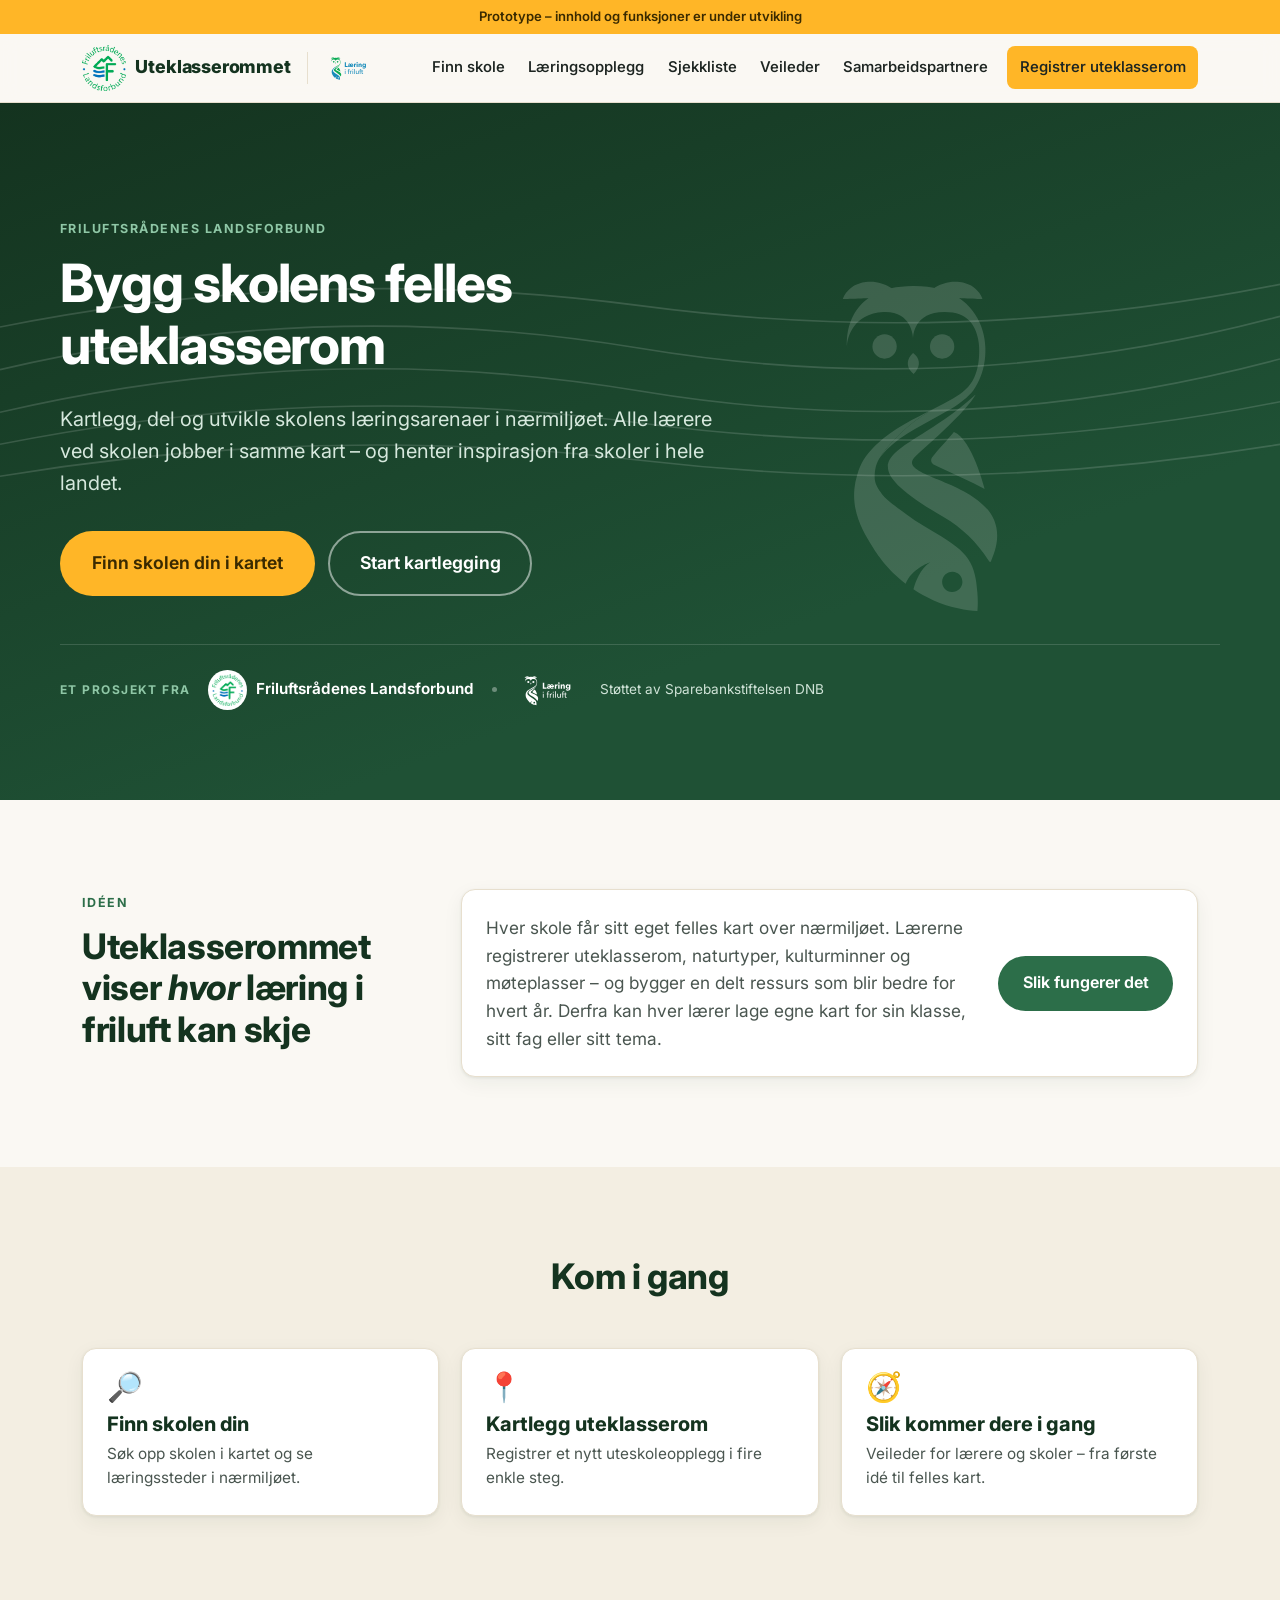
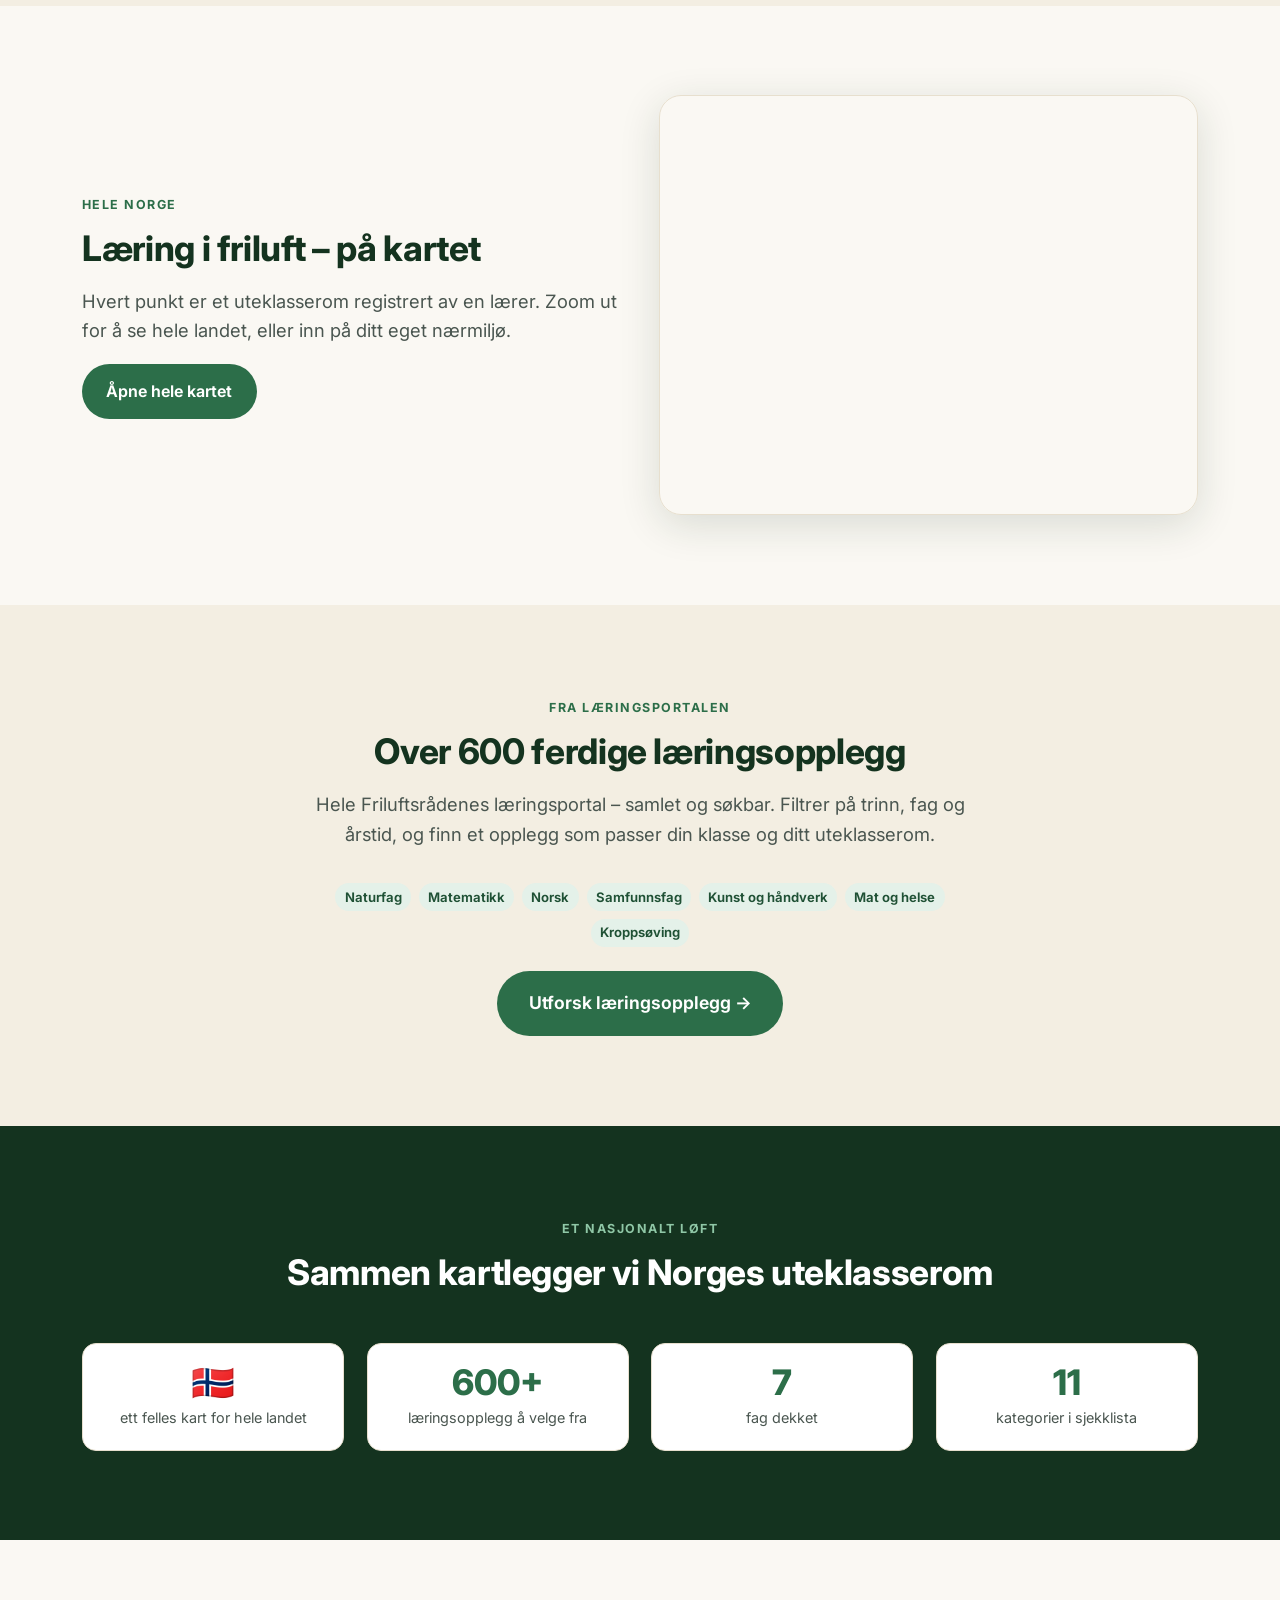
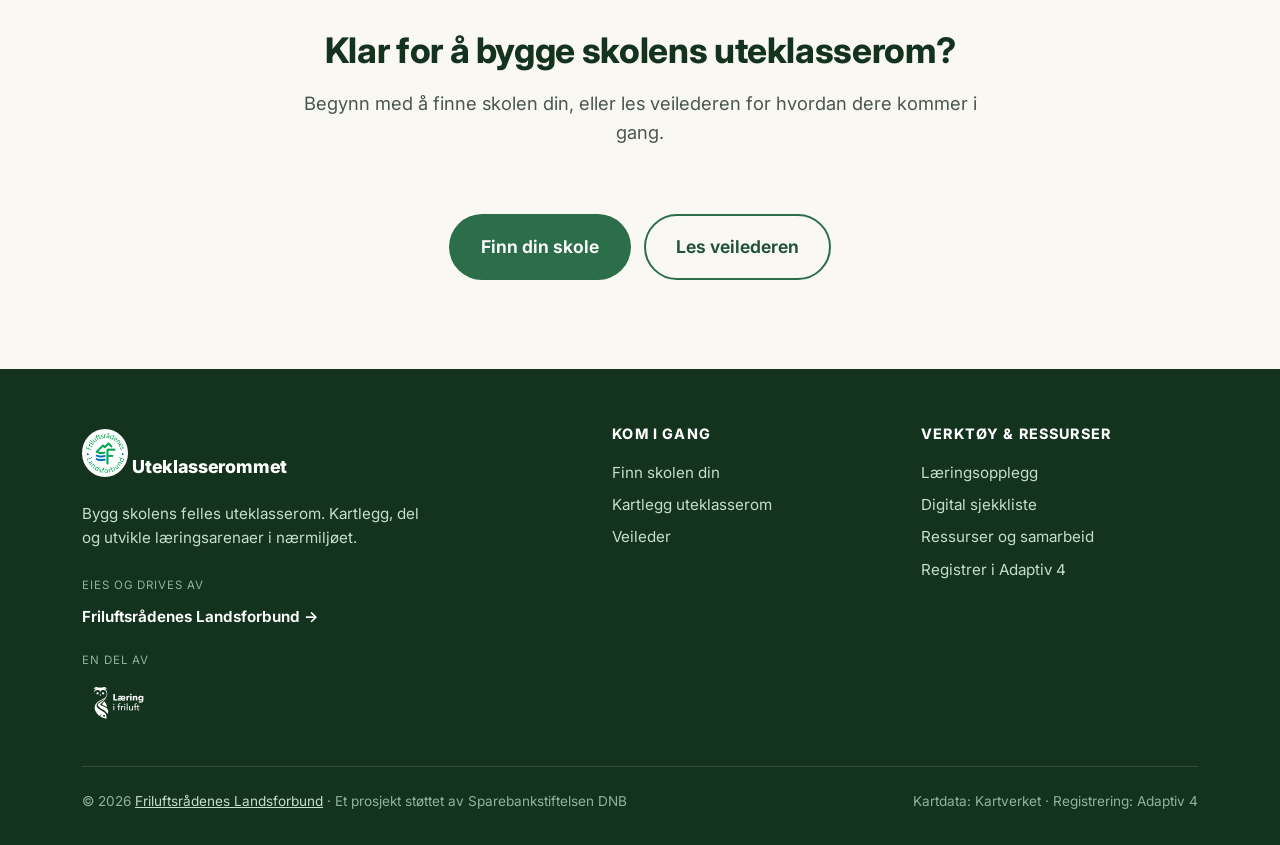
<file: index.html>
<!DOCTYPE html>
<html lang="no">
<head>
  <meta charset="UTF-8">
  <meta name="viewport" content="width=device-width, initial-scale=1.0">
  <title>Uteklasserommet.no – Bygg skolens felles uteklasserom</title>
  <meta name="description" content="Kartlegg, del og utvikle skolens læringsarenaer i nærmiljøet. Et prosjekt fra Friluftsrådenes Landsforbund.">
  <link rel="preconnect" href="https://fonts.googleapis.com">
  <link href="https://fonts.googleapis.com/css2?family=Inter:wght@400;550;650;750;800&display=swap" rel="stylesheet">
  <link rel="stylesheet" href="css/styles.css?v=21">
  <style>
    .hero__vannmerke { position: absolute; right: 16%; top: 50%; transform: translateY(-52%); height: 460px; width: auto; opacity: .15; z-index: 1; }
    @media (max-width: 900px) {
      .hero__vannmerke { right: -25px; top: 60%; height: 230px; opacity: .14; }
    }
    @media (max-width: 600px) {
      .hero .eyebrow { display: none; }
    }
  </style>
</head>
<body>
  <div id="site-header"></div>

  <main id="hoved">
    <!-- HERO -->
    <section class="hero">
      <svg class="hero__topo" viewBox="0 0 1200 400" preserveAspectRatio="xMidYMid slice" aria-hidden="true">
        <g fill="none" stroke="#fff" stroke-width="1.5">
          <path d="M0 320 Q300 260 600 300 T1200 280"/>
          <path d="M0 350 Q300 300 600 335 T1200 320"/>
          <path d="M0 290 Q300 220 600 270 T1200 240"/>
          <path d="M0 250 Q300 180 600 230 T1200 200"/>
          <path d="M0 210 Q300 150 600 190 T1200 170"/>
        </g>
      </svg>
      <img src="img/lif-symbol-hvit.svg" alt="" aria-hidden="true" class="hero__vannmerke">
      <div class="wrap hero__inn">
        <span class="eyebrow" style="color:var(--gronn-300)">Friluftsrådenes Landsforbund</span>
        <h1>Bygg skolens felles uteklasserom</h1>
        <p class="ingress">Kartlegg, del og utvikle skolens læringsarenaer i nærmiljøet. Alle lærere ved skolen jobber i samme kart – og henter inspirasjon fra skoler i hele landet.</p>
        <div class="hero__knapper">
          <a class="btn btn--gul btn--stor" href="finn-skole.html">Finn skolen din i kartet</a>
          <a class="btn btn--kontur btn--stor" href="kartlegg.html" style="color:#fff;border-color:rgba(255,255,255,.5)">Start kartlegging</a>
        </div>
        <!-- Partnerlinje: Et prosjekt fra FL · Læring i friluft -->
        <div style="margin-top:3rem; padding-top:1.4rem; border-top:1px solid rgba(255,255,255,.14); display:flex; align-items:center; gap:1.1rem; flex-wrap:wrap;">
          <span style="font-size:.75rem; font-weight:700; letter-spacing:.12em; text-transform:uppercase; color:var(--gronn-300);">Et prosjekt fra</span>
          <a href="https://www.friluftsrad.no/" target="_blank" rel="noopener" style="display:inline-flex; align-items:center; gap:.6rem; text-decoration:none;">
            <span class="logo-disc" style="padding:4px;"><img src="img/fl-logo.png" alt="" style="height:32px; width:auto; display:block;"></span>
            <span style="color:#fff; font-weight:650; font-size:.95rem;">Friluftsrådenes Landsforbund</span>
          </a>
          <span style="width:5px; height:5px; border-radius:50%; background:rgba(255,255,255,.35); flex:none;" aria-hidden="true"></span>
          <a href="https://www.friluftsrad.no/arbeidsomrader/skole-og-barnehage/laering-i-friluft" target="_blank" rel="noopener" style="display:inline-flex;">
            <img src="img/lif-logo-hvit.svg" alt="Læring i friluft" style="height:44px; width:auto; display:block;">
          </a>
          <span style="font-size:.85rem; color:#cfe3d7;">Støttet av Sparebankstiftelsen DNB</span>
        </div>
      </div>
    </section>

    <!-- HVA ER DETTE -->
    <section class="seksjon">
      <div class="wrap">
        <div class="grid grid--3">
          <div>
            <span class="eyebrow">Idéen</span>
            <h2>Uteklasserommet viser <em>hvor</em> læring i friluft kan skje</h2>
          </div>
          <div class="kort" style="grid-column: span 2; display:flex; gap:1.4rem; align-items:center; flex-wrap:wrap;">
            <p style="flex:1; min-width:260px; margin:0; font-size:1.08rem;">
              Hver skole får sitt eget felles kart over nærmiljøet. Lærerne registrerer uteklasserom, naturtyper, kulturminner og møteplasser – og bygger en delt ressurs som blir bedre for hvert år.
              Derfra kan hver lærer lage egne kart for sin klasse, sitt fag eller sitt tema.
            </p>
            <a class="btn btn--primar" href="veileder.html">Slik fungerer det</a>
          </div>
        </div>
      </div>
    </section>

    <!-- FIRE INNGANGER -->
    <section class="seksjon seksjon--sand">
      <div class="wrap">
        <div class="midtstilt maks-center">
          <h2>Kom i gang</h2>
        </div>
        <div class="luft"></div>
        <div class="grid grid--3">
          <a class="kort" href="finn-skole.html">
            <div class="kort__ikon">🔎</div>
            <h3>Finn skolen din</h3>
            <p>Søk opp skolen i kartet og se læringssteder i nærmiljøet.</p>
          </a>
          <a class="kort" href="kartlegg.html">
            <div class="kort__ikon">📍</div>
            <h3>Kartlegg uteklasserom</h3>
            <p>Registrer et nytt uteskoleopplegg i fire enkle steg.</p>
          </a>
          <a class="kort" href="veileder.html">
            <div class="kort__ikon">🧭</div>
            <h3>Slik kommer dere i gang</h3>
            <p>Veileder for lærere og skoler – fra første idé til felles kart.</p>
          </a>
        </div>
      </div>
    </section>

    <!-- KART -->
    <section class="seksjon">
      <div class="wrap">
        <div class="grid grid--2" style="align-items:center; gap:2.4rem;">
          <div>
            <span class="eyebrow">Hele Norge</span>
            <h2>Læring i friluft – på kartet</h2>
            <p class="ingress">Hvert punkt er et uteklasserom registrert av en lærer. Zoom ut for å se hele landet, eller inn på ditt eget nærmiljø.</p>
            <a class="btn btn--primar" href="finn-skole.html">Åpne hele kartet</a>
          </div>
          <div style="height:420px; border-radius:var(--radius-l); overflow:hidden; box-shadow:var(--skygge-l); border:1px solid var(--sand-200);">
            <iframe
              src="https://friluft.avadaptive.no/map/.embed/uteklasserommet"
              title="Kart over registrerte læringssteder – Uteklasserommet"
              loading="lazy"
              allow="geolocation; fullscreen"
              style="width:100%; height:100%; border:0; display:block;"></iframe>
          </div>
        </div>
      </div>
    </section>

    <!-- LÆRINGSOPPLEGG -->
    <section class="seksjon seksjon--sand">
      <div class="wrap midtstilt maks-center">
        <span class="eyebrow">Fra Læringsportalen</span>
        <h2>Over 600 ferdige læringsopplegg</h2>
        <p class="ingress" style="margin-inline:auto">Hele Friluftsrådenes læringsportal – samlet og søkbar. Filtrer på trinn, fag og årstid, og finn et opplegg som passer din klasse og ditt uteklasserom.</p>
        <div class="luft-s"></div>
        <div class="merkelapp-rad" style="justify-content:center; margin-bottom:1.5rem;">
          <span class="badge">Naturfag</span>
          <span class="badge">Matematikk</span>
          <span class="badge">Norsk</span>
          <span class="badge">Samfunnsfag</span>
          <span class="badge">Kunst og håndverk</span>
          <span class="badge">Mat og helse</span>
          <span class="badge">Kroppsøving</span>
        </div>
        <a class="btn btn--primar btn--stor" href="laeringsopplegg.html">Utforsk læringsopplegg →</a>
      </div>
    </section>

    <!-- STATISTIKK -->
    <section class="seksjon seksjon--gronn">
      <div class="wrap">
        <div class="midtstilt maks-center">
          <span class="eyebrow">Et nasjonalt løft</span>
          <h2>Sammen kartlegger vi Norges uteklasserom</h2>
        </div>
        <div class="luft"></div>
        <div class="stat-rad">
          <div class="stat"><div class="stat__tall">🇳🇴</div><div class="stat__merk">ett felles kart for hele landet</div></div>
          <div class="stat"><div class="stat__tall">600+</div><div class="stat__merk">læringsopplegg å velge fra</div></div>
          <div class="stat"><div class="stat__tall">7</div><div class="stat__merk">fag dekket</div></div>
          <div class="stat"><div class="stat__tall">11</div><div class="stat__merk">kategorier i sjekklista</div></div>
        </div>
      </div>
    </section>

    <!-- CTA -->
    <section class="seksjon">
      <div class="wrap midtstilt maks-center">
        <h2>Klar for å bygge skolens uteklasserom?</h2>
        <p class="ingress" style="margin-inline:auto">Begynn med å finne skolen din, eller les veilederen for hvordan dere kommer i gang.</p>
        <div class="luft-s"></div>
        <div class="hero__knapper" style="justify-content:center">
          <a class="btn btn--primar btn--stor" href="finn-skole.html">Finn din skole</a>
          <a class="btn btn--kontur btn--stor" href="veileder.html">Les veilederen</a>
        </div>
      </div>
    </section>
  </main>

  <div id="site-footer"></div>

  <script src="js/site.js?v=19"></script>
</body>
</html>
</file>
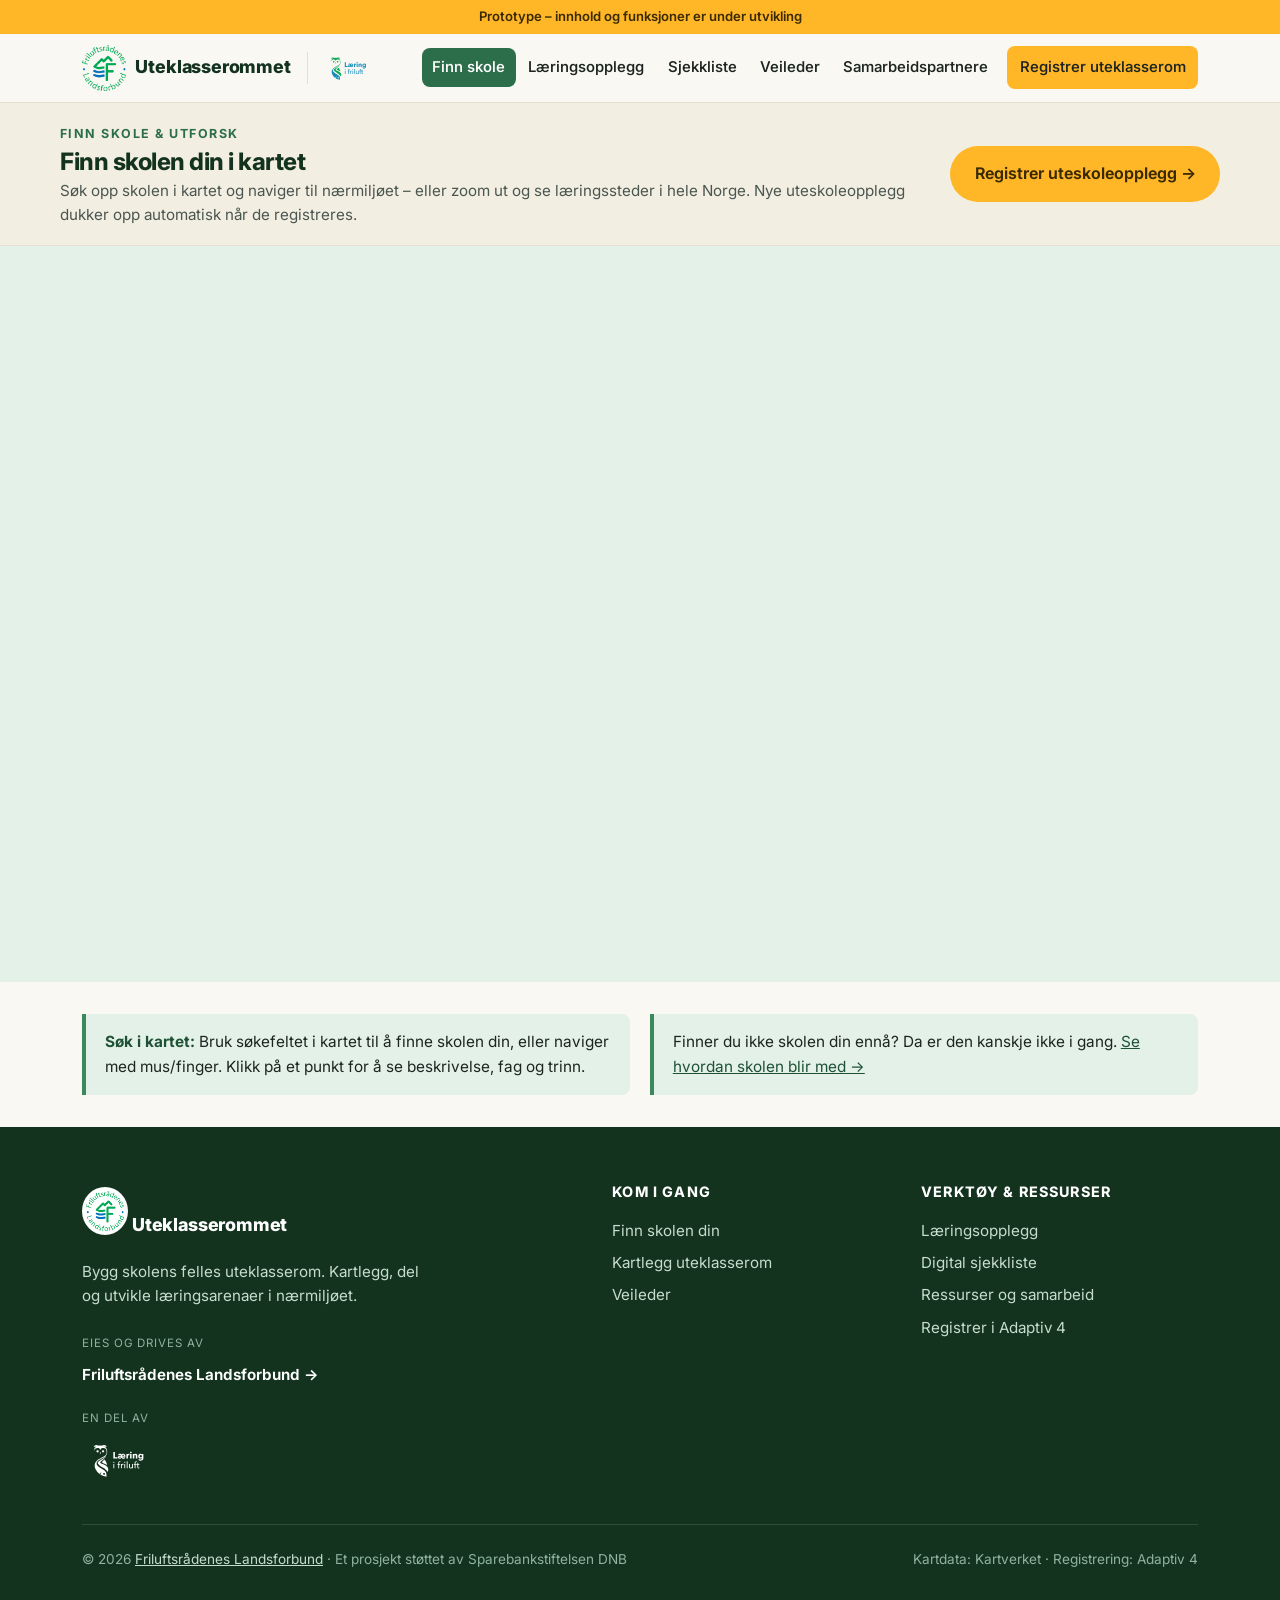
<file: finn-skole.html>
<!DOCTYPE html>
<html lang="no">
<head>
  <meta charset="UTF-8">
  <meta name="viewport" content="width=device-width, initial-scale=1.0">
  <title>Finn skolen din – Uteklasserommet.no</title>
  <meta name="description" content="Søk opp skolen din i kartet og se registrerte læringssteder i nærmiljøet og i hele Norge.">
  <link href="https://fonts.googleapis.com/css2?family=Inter:wght@400;550;650;750;800&display=swap" rel="stylesheet">
  <link rel="stylesheet" href="css/styles.css?v=21">
  <style>
    .kart-intro { background: var(--sand-100); border-bottom: 1px solid var(--sand-200); }
    .kart-intro__inn { display: flex; align-items: center; gap: 1.5rem; flex-wrap: wrap; padding: 1.1rem 0; }
    .kart-intro h1 { font-size: 1.5rem; margin: 0; }
    .kart-intro__tekst { flex: 1; min-width: 240px; }
    .kart-intro__tekst p { margin: .2rem 0 0; color: var(--blekk-myk); font-size: .95rem; }
    .embed-flate { position: relative; width: 100%; height: calc(100vh - 68px - 96px); min-height: 480px; background: var(--gronn-100); }
    .embed-flate iframe { width: 100%; height: 100%; border: 0; display: block; }
    .embed-laster { position: absolute; inset: 0; display: grid; place-items: center; color: var(--gronn-700); font-weight: 600; pointer-events: none; }
    @media (max-width: 760px) { .embed-flate { height: 72vh; } }
  </style>
</head>
<body>
  <div id="site-header"></div>

  <main id="hoved">
    <section class="kart-intro">
      <div class="wrap kart-intro__inn">
        <div class="kart-intro__tekst">
          <span class="eyebrow" style="margin-bottom:.2rem;">Finn skole &amp; utforsk</span>
          <h1>Finn skolen din i kartet</h1>
          <p>Søk opp skolen i kartet og naviger til nærmiljøet – eller zoom ut og se læringssteder i hele Norge. Nye uteskoleopplegg dukker opp automatisk når de registreres.</p>
        </div>
        <a class="btn btn--gul" href="https://friluft.avadaptive.no/survey/uteklasserommet" target="_blank" rel="noopener">Registrer uteskoleopplegg →</a>
      </div>
    </section>

    <div class="embed-flate">
      <div class="embed-laster" id="embed-laster">Laster kartet …</div>
      <iframe
        src="https://friluft.avadaptive.no/map/.embed/uteklasserommet"
        title="Kart over registrerte læringssteder – Uteklasserommet"
        loading="lazy"
        allow="geolocation; fullscreen"
        referrerpolicy="no-referrer-when-downgrade"
        onload="var l=document.getElementById('embed-laster'); if(l) l.style.display='none';"></iframe>
    </div>

    <section class="seksjon" style="padding:2rem 0;">
      <div class="wrap">
        <div class="grid grid--2" style="gap:1.2rem;">
          <div class="notis" style="margin:0;">
            <strong>Søk i kartet:</strong> Bruk søkefeltet i kartet til å finne skolen din, eller naviger med mus/finger. Klikk på et punkt for å se beskrivelse, fag og trinn.
          </div>
          <div class="notis" style="margin:0;">
            Finner du ikke skolen din ennå? Da er den kanskje ikke i gang.
            <a href="kartlegg.html">Se hvordan skolen blir med →</a>
          </div>
        </div>
      </div>
    </section>
  </main>

  <div id="site-footer"></div>
  <script src="js/site.js?v=19"></script>
</body>
</html>
</file>
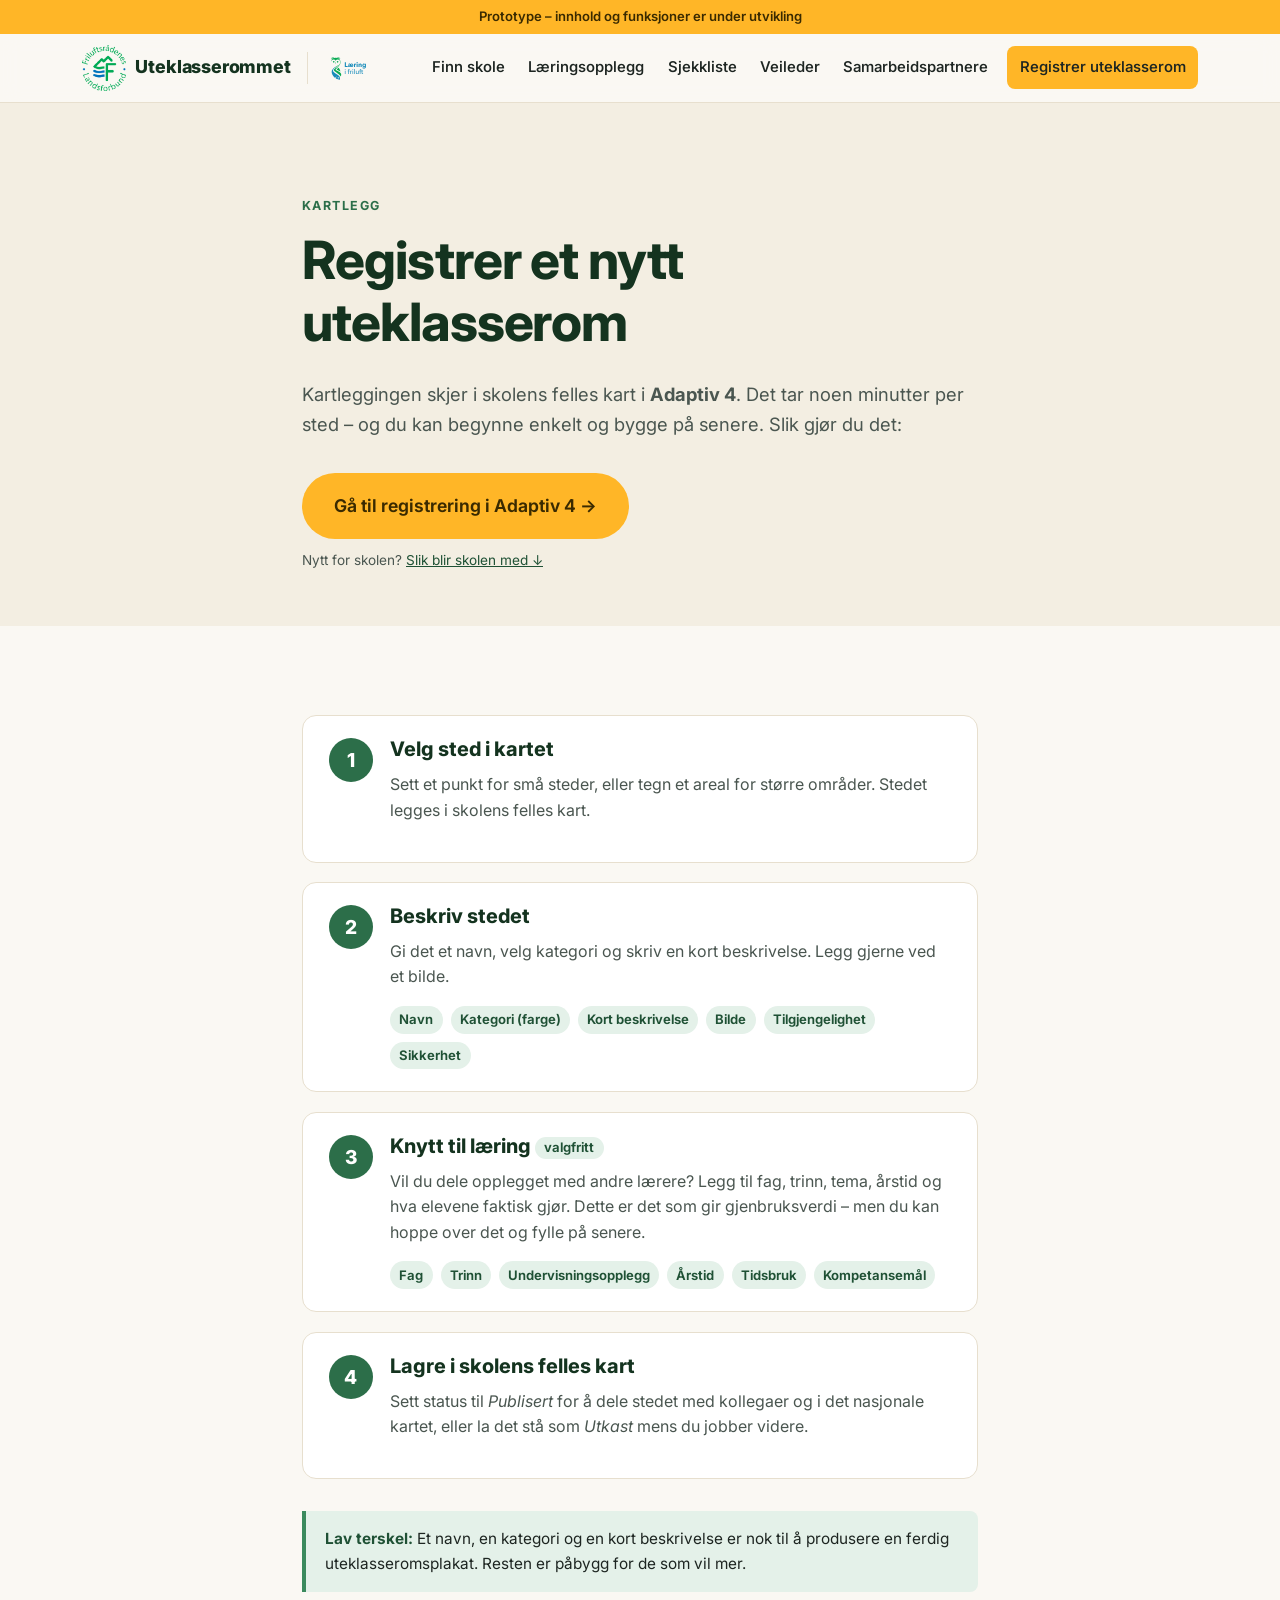
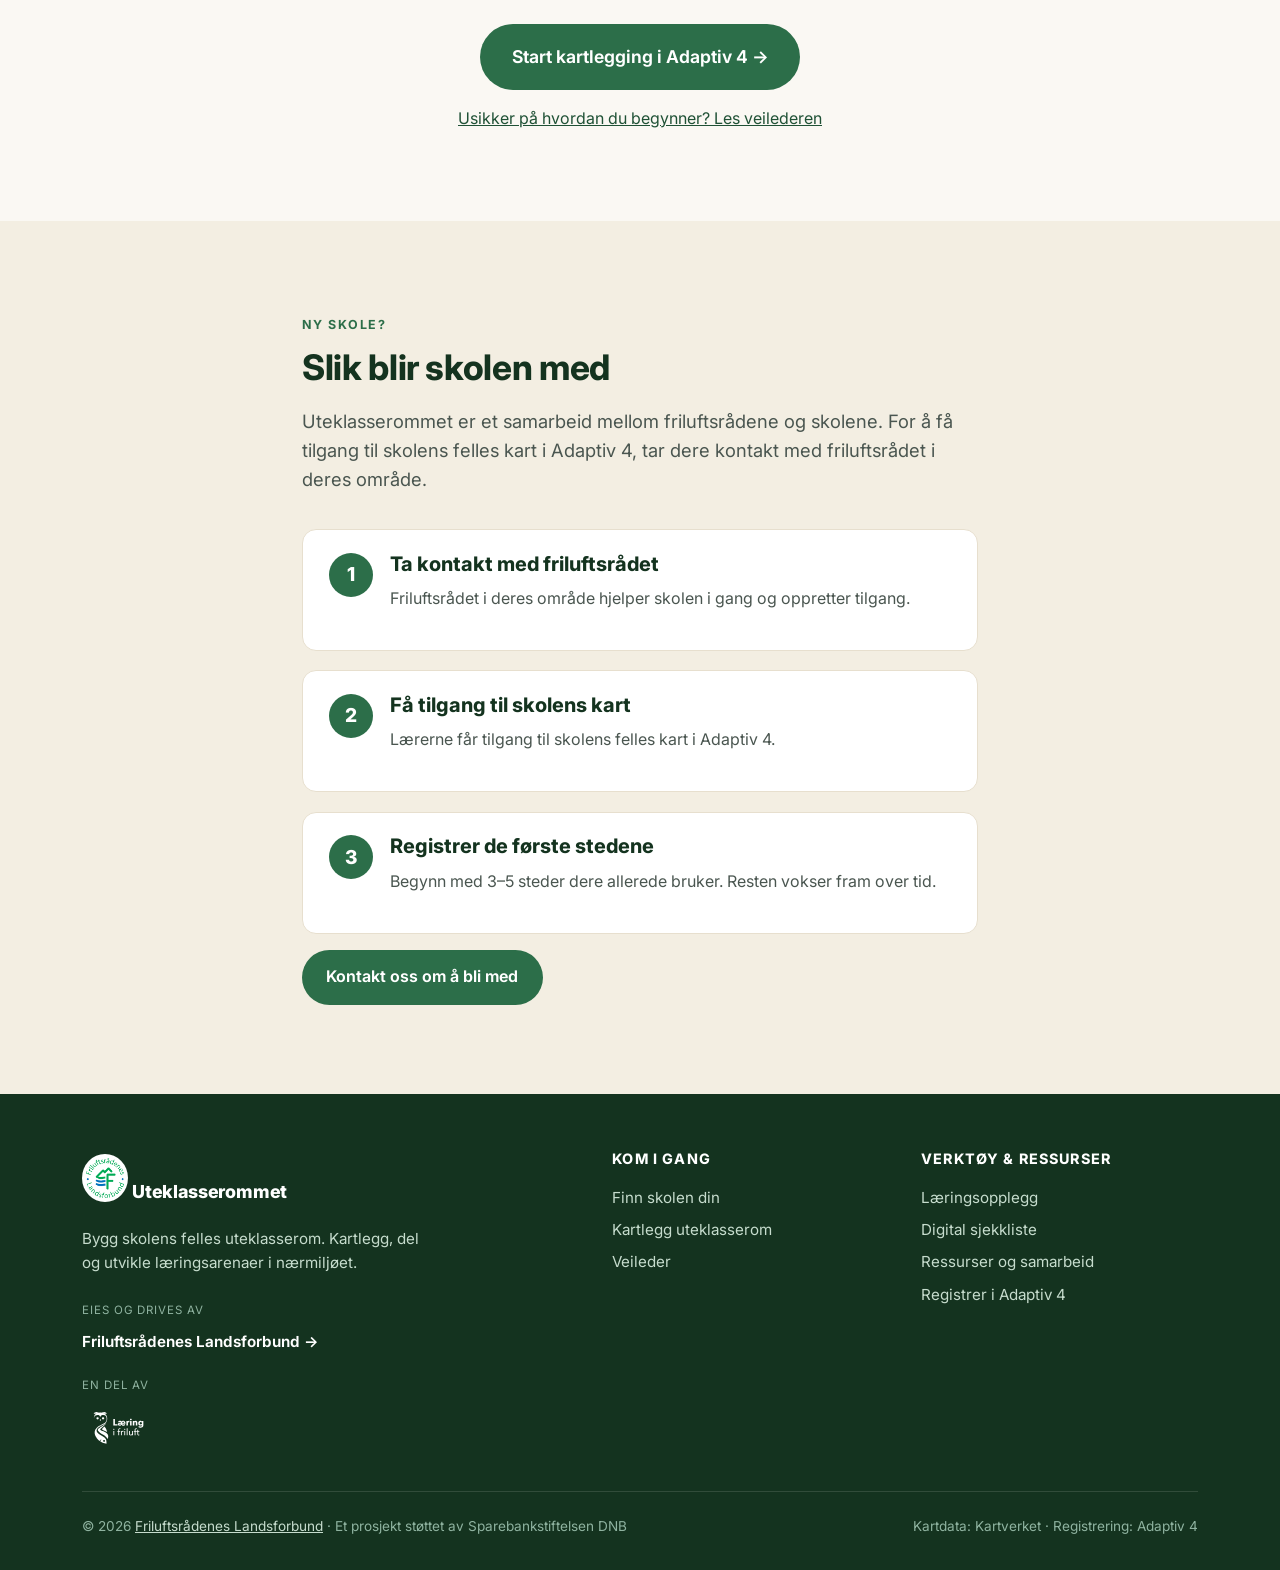
<file: kartlegg.html>
<!DOCTYPE html>
<html lang="no">
<head>
  <meta charset="UTF-8">
  <meta name="viewport" content="width=device-width, initial-scale=1.0">
  <title>Kartlegg et uteklasserom – Uteklasserommet.no</title>
  <link href="https://fonts.googleapis.com/css2?family=Inter:wght@400;550;650;750;800&display=swap" rel="stylesheet">
  <link rel="stylesheet" href="css/styles.css?v=21">
</head>
<body>
  <div id="site-header"></div>

  <main id="hoved">
    <section class="seksjon seksjon--sand" style="padding-bottom:2.5rem;">
      <div class="wrap maks-center">
        <span class="eyebrow">Kartlegg</span>
        <h1>Registrer et nytt uteklasserom</h1>
        <p class="ingress">Kartleggingen skjer i skolens felles kart i <strong>Adaptiv 4</strong>. Det tar noen minutter per sted – og du kan begynne enkelt og bygge på senere. Slik gjør du det:</p>
        <div class="luft-s"></div>
        <a class="btn btn--gul btn--stor" href="https://friluft.avadaptive.no/survey/uteklasserommet" target="_blank" rel="noopener">Gå til registrering i Adaptiv 4 →</a>
        <p style="font-size:.85rem;color:var(--blekk-myk);margin-top:.7rem;">Nytt for skolen? <a href="#bli-med">Slik blir skolen med ↓</a></p>
      </div>
    </section>

    <section class="seksjon">
      <div class="wrap maks-center">
        <div class="steg">
          <div class="steg__item">
            <div class="steg__nr"></div>
            <div>
              <h3>Velg sted i kartet</h3>
              <p style="color:var(--blekk-myk)">Sett et punkt for små steder, eller tegn et areal for større områder. Stedet legges i skolens felles kart.</p>
            </div>
          </div>
          <div class="steg__item">
            <div class="steg__nr"></div>
            <div>
              <h3>Beskriv stedet</h3>
              <p style="color:var(--blekk-myk)">Gi det et navn, velg kategori og skriv en kort beskrivelse. Legg gjerne ved et bilde.</p>
              <div class="merkelapp-rad" style="margin-top:.7rem">
                <span class="badge">Navn</span><span class="badge">Kategori (farge)</span><span class="badge">Kort beskrivelse</span>
                <span class="badge">Bilde</span><span class="badge">Tilgjengelighet</span><span class="badge">Sikkerhet</span>
              </div>
            </div>
          </div>
          <div class="steg__item">
            <div class="steg__nr"></div>
            <div>
              <h3>Knytt til læring <span class="badge" style="vertical-align:middle">valgfritt</span></h3>
              <p style="color:var(--blekk-myk)">Vil du dele opplegget med andre lærere? Legg til fag, trinn, tema, årstid og hva elevene faktisk gjør. Dette er det som gir gjenbruksverdi – men du kan hoppe over det og fylle på senere.</p>
              <div class="merkelapp-rad" style="margin-top:.7rem">
                <span class="badge">Fag</span><span class="badge">Trinn</span><span class="badge">Undervisningsopplegg</span>
                <span class="badge">Årstid</span><span class="badge">Tidsbruk</span><span class="badge">Kompetansemål</span>
              </div>
            </div>
          </div>
          <div class="steg__item">
            <div class="steg__nr"></div>
            <div>
              <h3>Lagre i skolens felles kart</h3>
              <p style="color:var(--blekk-myk)">Sett status til <em>Publisert</em> for å dele stedet med kollegaer og i det nasjonale kartet, eller la det stå som <em>Utkast</em> mens du jobber videre.</p>
            </div>
          </div>
        </div>

        <div class="luft"></div>
        <div class="notis">
          <strong>Lav terskel:</strong> Et navn, en kategori og en kort beskrivelse er nok til å produsere en ferdig uteklasseromsplakat. Resten er påbygg for de som vil mer.
        </div>

        <div class="luft"></div>
        <div class="midtstilt">
          <a class="btn btn--primar btn--stor" href="https://friluft.avadaptive.no/survey/uteklasserommet" target="_blank" rel="noopener">Start kartlegging i Adaptiv 4 →</a>
          <div class="luft-s"></div>
          <a href="veileder.html">Usikker på hvordan du begynner? Les veilederen</a>
        </div>
      </div>
    </section>

    <section class="seksjon seksjon--sand" id="bli-med">
      <div class="wrap maks-center">
        <span class="eyebrow">Ny skole?</span>
        <h2>Slik blir skolen med</h2>
        <p class="ingress">Uteklasserommet er et samarbeid mellom friluftsrådene og skolene. For å få tilgang til skolens felles kart i Adaptiv 4, tar dere kontakt med friluftsrådet i deres område.</p>
        <div class="luft-s"></div>
        <div class="steg">
          <div class="steg__item"><div class="steg__nr"></div><div><h3>Ta kontakt med friluftsrådet</h3><p style="color:var(--blekk-myk)">Friluftsrådet i deres område hjelper skolen i gang og oppretter tilgang.</p></div></div>
          <div class="steg__item"><div class="steg__nr"></div><div><h3>Få tilgang til skolens kart</h3><p style="color:var(--blekk-myk)">Lærerne får tilgang til skolens felles kart i Adaptiv 4.</p></div></div>
          <div class="steg__item"><div class="steg__nr"></div><div><h3>Registrer de første stedene</h3><p style="color:var(--blekk-myk)">Begynn med 3–5 steder dere allerede bruker. Resten vokser fram over tid.</p></div></div>
        </div>
        <div class="luft-s"></div>
        <a class="btn btn--primar" href="mailto:post@friluftsrad.no?subject=Uteklasserommet%20%E2%80%93%20bli%20med">Kontakt oss om å bli med</a>
      </div>
    </section>
  </main>

  <div id="site-footer"></div>
  <script src="js/site.js?v=19"></script>
</body>
</html>
</file>
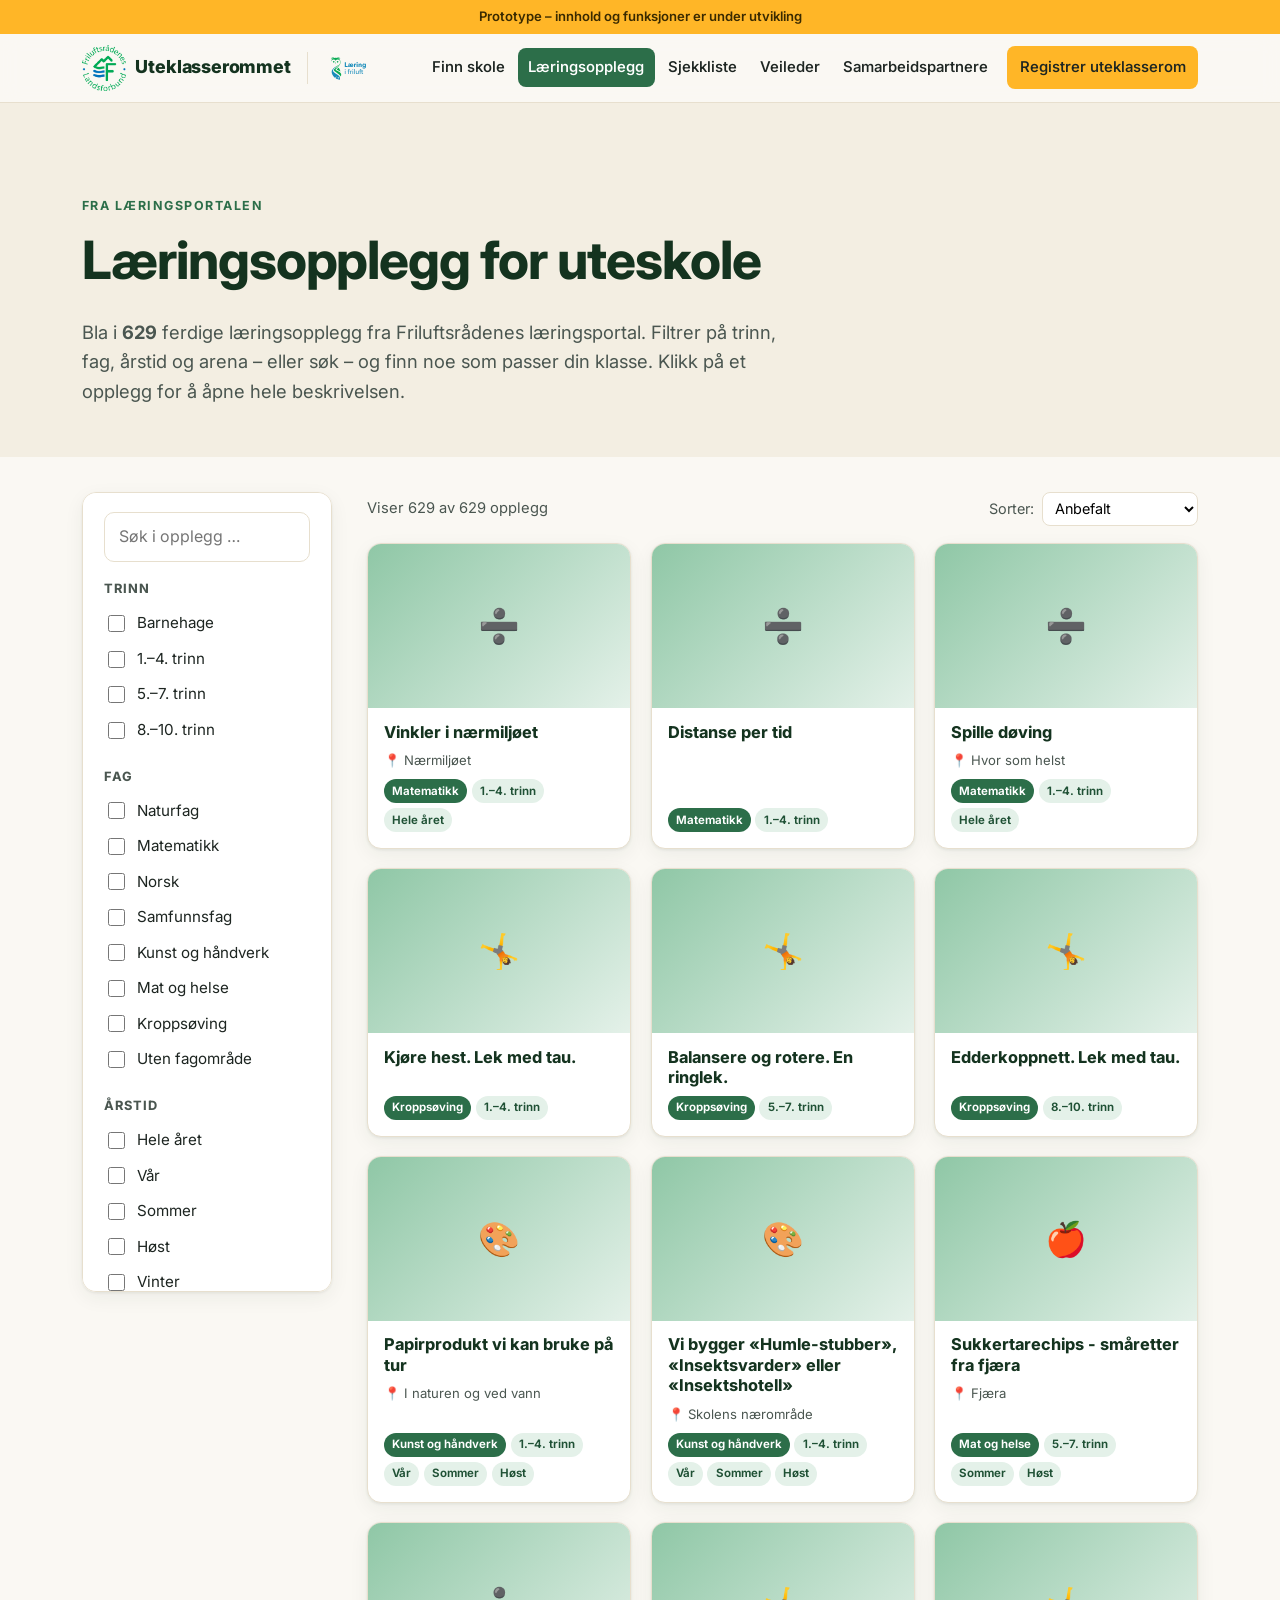
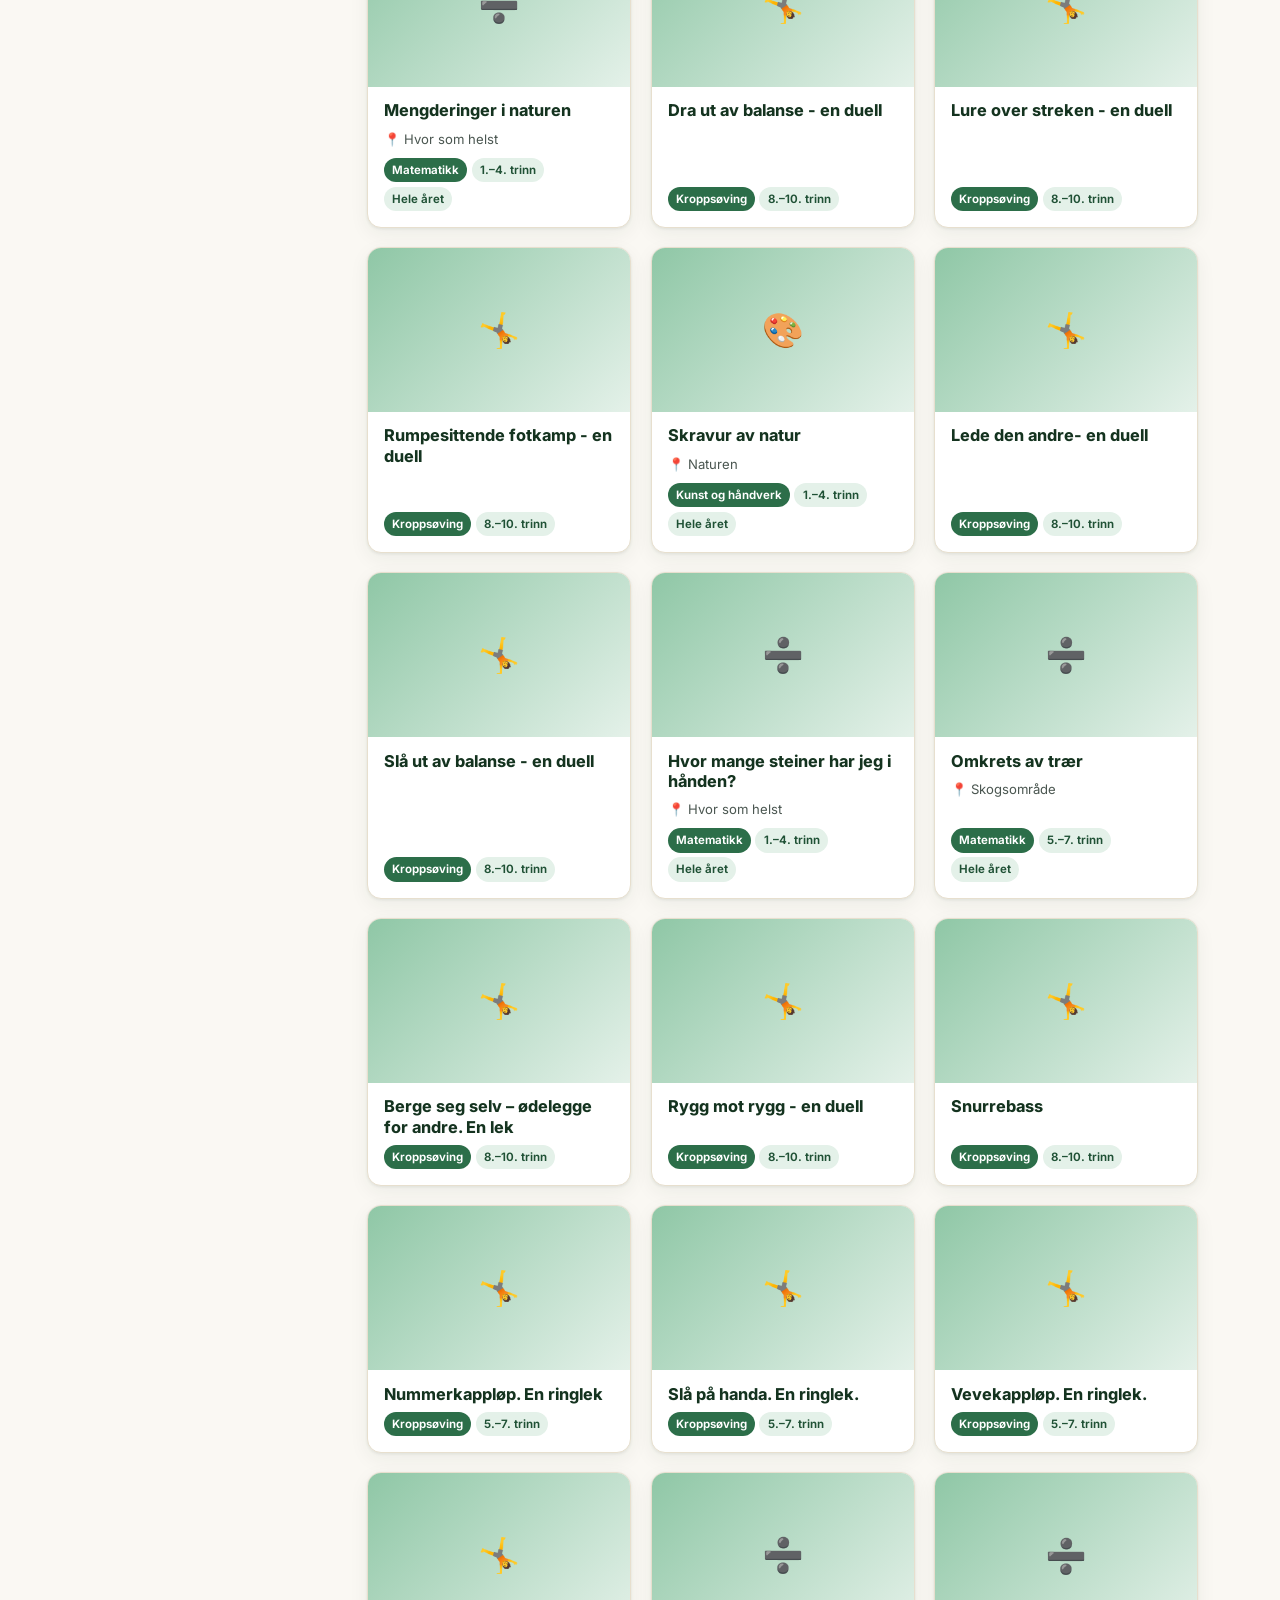
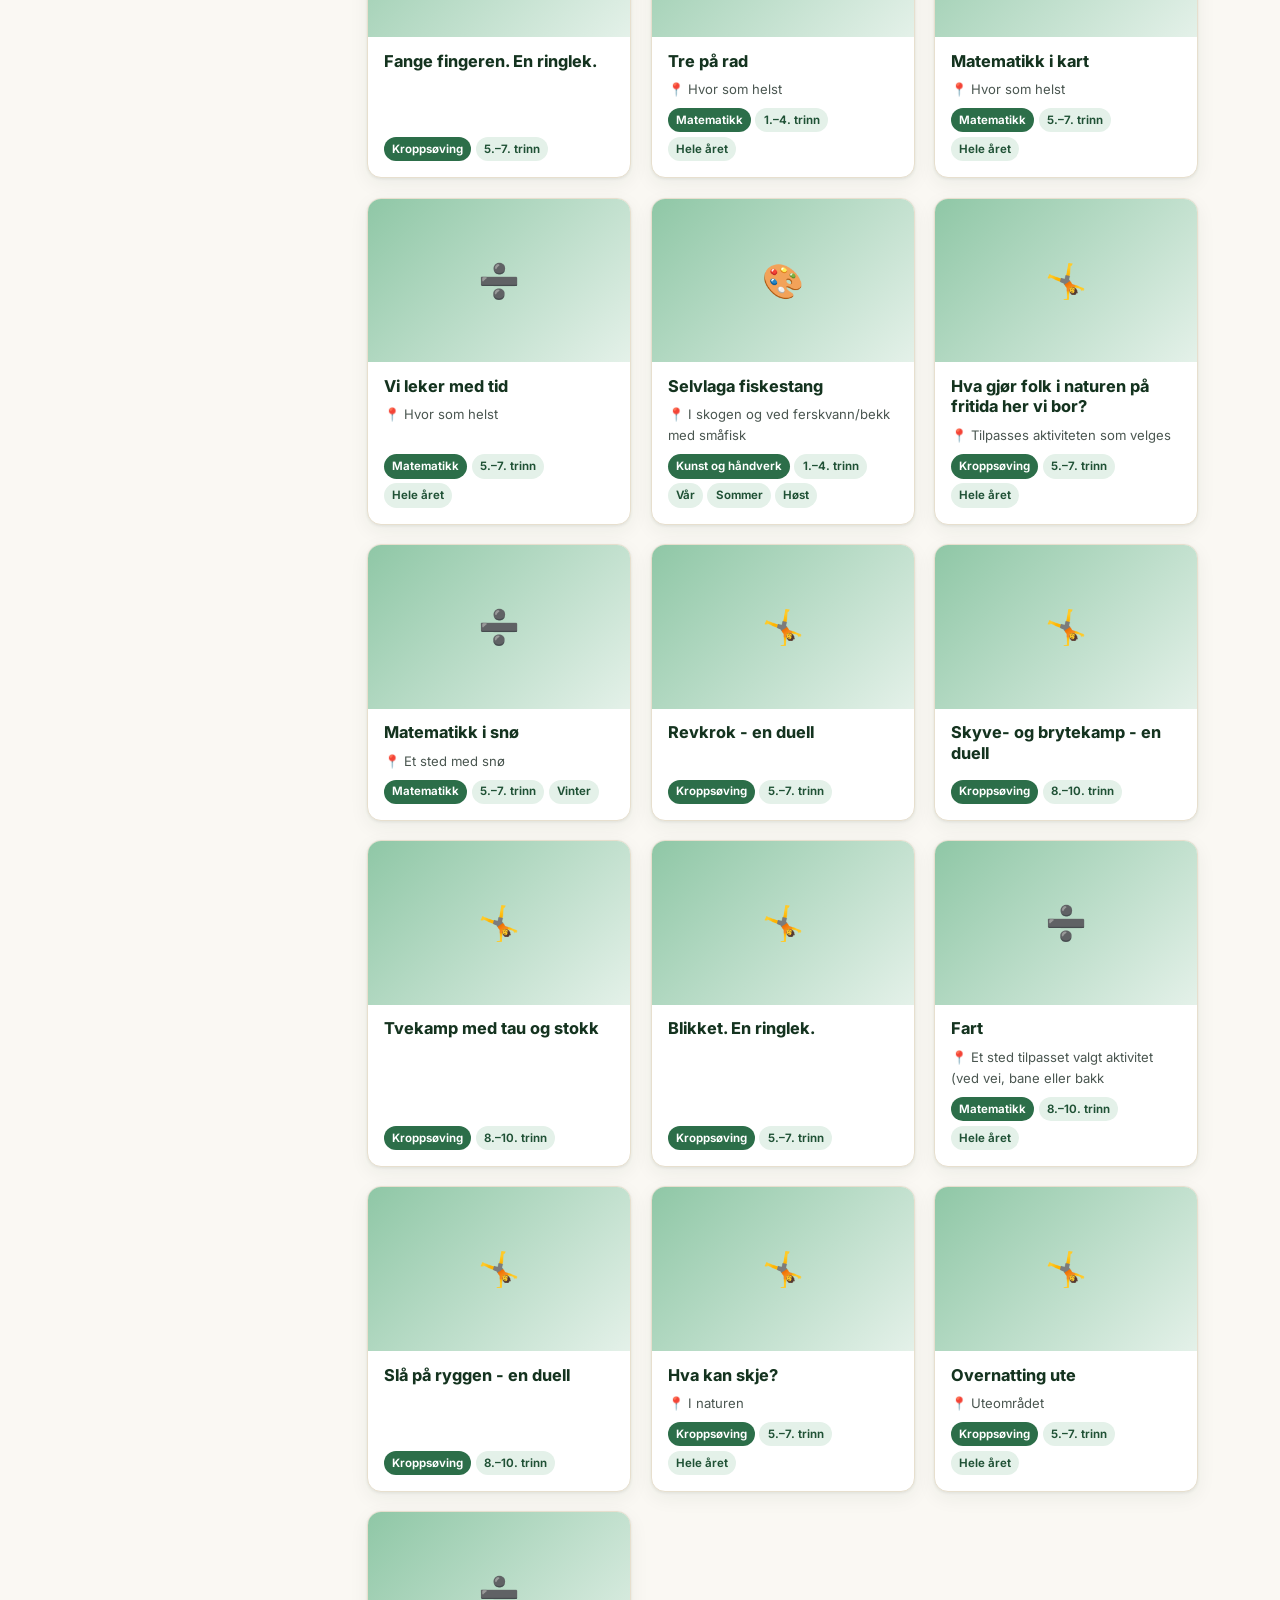
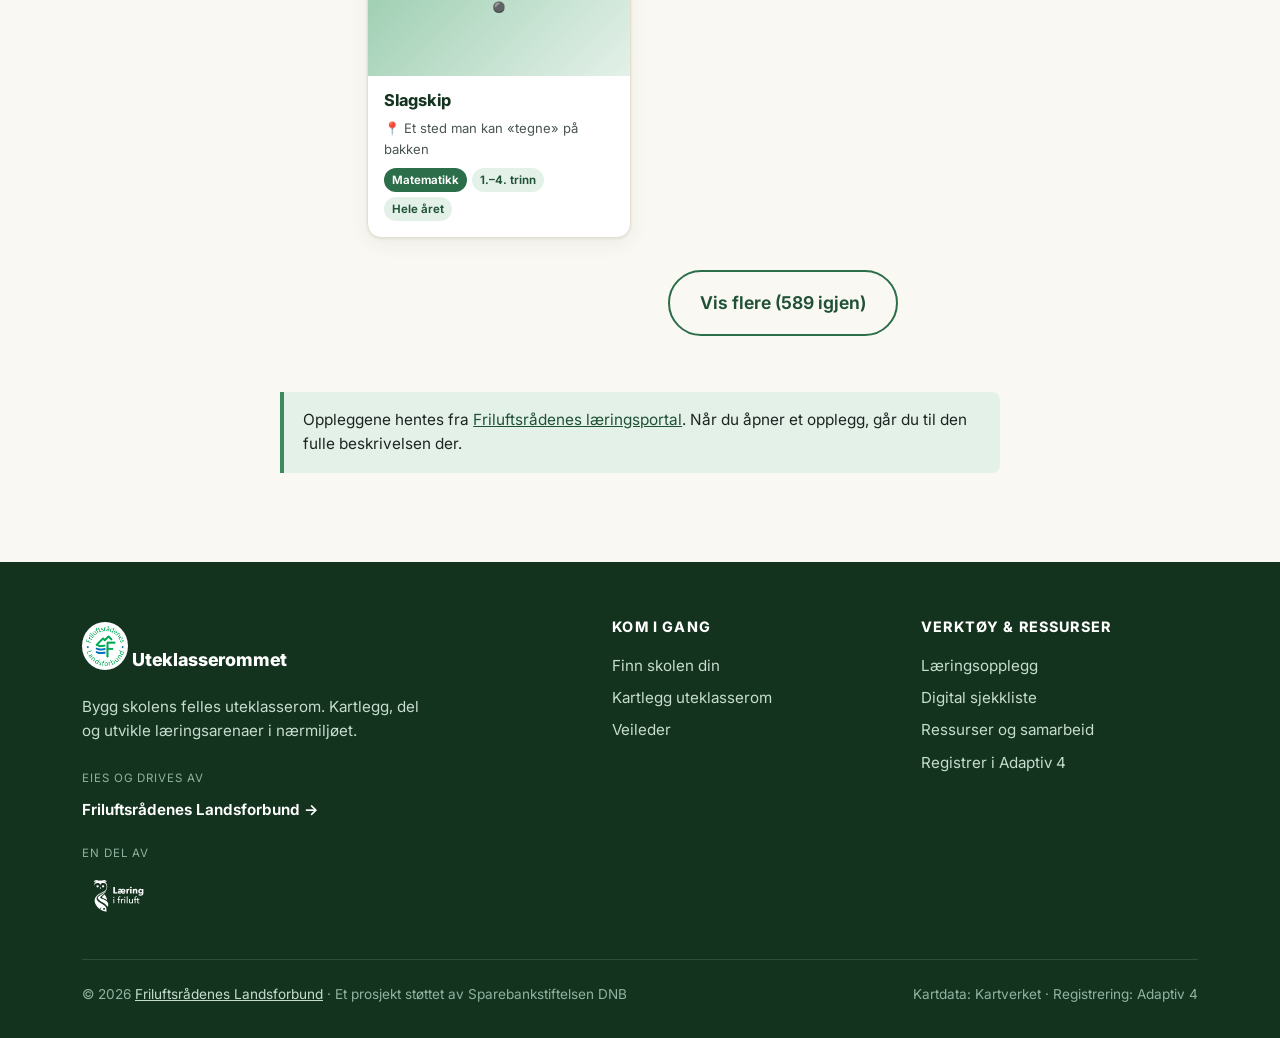
<file: laeringsopplegg.html>
<!DOCTYPE html>
<html lang="no">
<head>
  <meta charset="UTF-8">
  <meta name="viewport" content="width=device-width, initial-scale=1.0">
  <title>Læringsopplegg – Uteklasserommet.no</title>
  <meta name="description" content="Bla i over 600 læringsopplegg fra Friluftsrådenes læringsportal. Filtrer på trinn, fag, årstid og arena.">
  <link href="https://fonts.googleapis.com/css2?family=Inter:wght@400;550;650;750;800&display=swap" rel="stylesheet">
  <link rel="stylesheet" href="css/styles.css?v=21">
</head>
<body>
  <div id="site-header"></div>

  <main id="hoved">
    <section class="seksjon seksjon--sand" style="padding-bottom:2rem;">
      <div class="wrap">
        <span class="eyebrow">Fra Læringsportalen</span>
        <h1>Læringsopplegg for uteskole</h1>
        <p class="ingress">Bla i <strong id="totalt">600+</strong> ferdige læringsopplegg fra Friluftsrådenes læringsportal. Filtrer på trinn, fag, årstid og arena – eller søk – og finn noe som passer din klasse. Klikk på et opplegg for å åpne hele beskrivelsen.</p>
      </div>
    </section>

    <section class="seksjon" style="padding-top:2.2rem;">
      <div class="wrap">
        <div class="katalog">
          <aside class="katalog__filtre" id="filtre">
            <button class="filter-toggle" id="filter-toggle" aria-expanded="false" aria-controls="filter-innhold">
              <span id="filter-toggle-tekst">Filtre &amp; søk</span><span class="filter-toggle__pil" aria-hidden="true">▾</span>
            </button>
            <div class="filter-innhold" id="filter-innhold">
            <input class="sok-felt" id="sok" type="search" placeholder="Søk i opplegg …" style="margin-bottom:1.2rem;">

            <div class="filter-gruppe">
              <h4>Trinn</h4>
              <div id="filter-trinn"></div>
            </div>
            <div class="filter-gruppe">
              <h4>Fag</h4>
              <div id="filter-fag"></div>
            </div>
            <div class="filter-gruppe">
              <h4>Årstid</h4>
              <div id="filter-aarstid"></div>
            </div>
            <div class="filter-gruppe">
              <h4>Arena</h4>
              <div id="filter-arena"></div>
            </div>
            <button class="nullstill" id="nullstill" hidden>Nullstill alle filtre</button>
            </div>
          </aside>

          <div>
            <div class="katalog__topp">
              <p class="katalog__teller" id="teller">Laster læringsopplegg …</p>
              <div class="katalog__sort">
                <label for="sortering">Sorter:</label>
                <select id="sortering" class="sort-select">
                  <option value="standard">Anbefalt</option>
                  <option value="alfa">A–Å</option>
                  <option value="tilfeldig">🎲 Overrask meg</option>
                </select>
                <button id="bland" class="btn btn--lys" type="button" hidden>🎲 Trekk på nytt</button>
              </div>
            </div>
            <div class="opplegg-grid" id="grid"></div>
            <div style="text-align:center; margin-top:2rem;">
              <button class="btn btn--kontur btn--stor" id="vis-flere" hidden>Vis flere</button>
            </div>
          </div>
        </div>

        <div class="luft-l"></div>
        <div class="notis maks-center">
          Oppleggene hentes fra <a href="https://www.friluftsrad.no/laeringsportalen" target="_blank" rel="noopener">Friluftsrådenes læringsportal</a>. Når du åpner et opplegg, går du til den fulle beskrivelsen der.
        </div>
      </div>
    </section>
  </main>

  <div id="site-footer"></div>

  <script src="js/site.js?v=19"></script>
  <script>
    const TRINN = ["Barnehage", "1.–4. trinn", "5.–7. trinn", "8.–10. trinn"];
    const FAG = ["Naturfag", "Matematikk", "Norsk", "Samfunnsfag", "Kunst og håndverk", "Mat og helse", "Kroppsøving", "Uten fagområde"];
    const AARSTID = ["Hele året", "Vår", "Sommer", "Høst", "Vinter"];
    const ARENA = ["Skog", "Vann, fjære & sjø", "Bålplass & leir", "Skolegård & nærmiljø", "Åpent område", "Passer hvor som helst"];
    const ARENA_EMOJI = { "Skog": "🌲", "Vann, fjære & sjø": "💧", "Bålplass & leir": "🔥", "Skolegård & nærmiljø": "🏫", "Åpent område": "🌾", "Passer hvor som helst": "📍" };
    const FAG_EMOJI = { "Naturfag": "🔬", "Matematikk": "➗", "Norsk": "📖", "Samfunnsfag": "🌍", "Kunst og håndverk": "🎨", "Mat og helse": "🍎", "Kroppsøving": "🤸", "Uten fagområde": "🌿" };

    const state = { trinn: new Set(), fag: new Set(), aarstid: new Set(), arena: new Set(), sok: "", sortering: "standard" };

    function sorter(liste) {
      if (state.sortering === "alfa") {
        return [...liste].sort((a, b) => a.navn.localeCompare(b.navn, "nb"));
      }
      if (state.sortering === "tilfeldig") {
        const a = [...liste];
        for (let i = a.length - 1; i > 0; i--) {
          const j = Math.floor(Math.random() * (i + 1));
          [a[i], a[j]] = [a[j], a[i]];
        }
        return a;
      }
      return liste; // standard / anbefalt rekkefølge
    }
    let alle = [], filtrert = [], vist = 0;
    const PER_SIDE = 40;

    const grid = document.getElementById("grid");
    const teller = document.getElementById("teller");
    const visFlere = document.getElementById("vis-flere");
    const nullstillBtn = document.getElementById("nullstill");

    function lagFilter(boksId, verdier, gruppe, emojier) {
      const boks = document.getElementById(boksId);
      verdier.forEach(v => {
        const l = document.createElement("label");
        l.className = "sjekk";
        const merke = emojier && emojier[v] ? emojier[v] + " " : "";
        l.innerHTML = `<input type="checkbox" value="${v}"> ${merke}${v}`;
        l.querySelector("input").addEventListener("change", e => {
          if (e.target.checked) state[gruppe].add(v); else state[gruppe].delete(v);
          oppdater();
        });
        boks.appendChild(l);
      });
    }

    function passer(o) {
      if (state.trinn.size && !state.trinn.has(o.trinn)) return false;
      if (state.fag.size) {
        const fagVerdi = o.fag || "Uten fagområde";
        if (!state.fag.has(fagVerdi)) return false;
      }
      if (state.aarstid.size && !(o.aarstid || []).some(a => state.aarstid.has(a))) return false;
      if (state.arena.size && !(o.arena || []).some(a => state.arena.has(a))) return false;
      if (state.sok) {
        const ord = state.sok.split(/\s+/).filter(Boolean);
        if (!ord.every(w => o.sok.includes(w))) return false;
      }
      return true;
    }

    function kort(o) {
      const emoji = FAG_EMOJI[o.fag] || "🌿";
      const bilde = o.bilde
        ? `<div class="opplegg-bilde"><img loading="lazy" src="${encodeURI(o.bilde)}" alt="" onerror="this.parentElement.classList.add('opplegg-bilde--tom');this.parentElement.textContent='${emoji}';"></div>`
        : `<div class="opplegg-bilde opplegg-bilde--tom">${emoji}</div>`;
      const fag = o.fag ? `<span class="badge badge--fag">${o.fag}</span>` : `<span class="badge">Tverrfaglig</span>`;
      const aarstid = (o.aarstid || []).map(a => `<span class="badge">${a}</span>`).join("");
      const sted = o.sted ? `<p class="opplegg-sted">📍 ${o.sted}</p>` : "";
      return `<a class="opplegg-kort" href="${o.lenke}" target="_blank" rel="noopener">
        ${bilde}
        <div class="opplegg-kropp">
          <h3>${o.navn}</h3>
          ${sted}
          <div class="opplegg-meta">${fag}<span class="badge">${o.trinn}</span>${aarstid}</div>
        </div>
      </a>`;
    }

    function tegnSide() {
      const neste = filtrert.slice(vist, vist + PER_SIDE);
      grid.insertAdjacentHTML("beforeend", neste.map(kort).join(""));
      vist += neste.length;
      visFlere.hidden = vist >= filtrert.length;
      if (!visFlere.hidden) visFlere.textContent = `Vis flere (${filtrert.length - vist} igjen)`;
    }

    function oppdater() {
      filtrert = sorter(alle.filter(passer));
      grid.innerHTML = "";
      vist = 0;
      const aktiv = state.trinn.size + state.fag.size + state.aarstid.size + state.arena.size + (state.sok ? 1 : 0);
      nullstillBtn.hidden = aktiv === 0;
      const tt = document.getElementById("filter-toggle-tekst");
      if (tt) tt.textContent = aktiv ? `Filtre & søk · ${aktiv} aktive` : "Filtre & søk";
      if (!filtrert.length) {
        teller.textContent = "Ingen opplegg passer filtrene.";
        grid.innerHTML = `<div class="filter-tom">🔍 Ingen treff. Prøv å fjerne et filter eller endre søket.</div>`;
        visFlere.hidden = true;
        return;
      }
      teller.textContent = `Viser ${filtrert.length} av ${alle.length} opplegg`;
      tegnSide();
    }

    document.getElementById("sok").addEventListener("input", e => { state.sok = e.target.value.trim().toLowerCase(); oppdater(); });
    visFlere.addEventListener("click", tegnSide);

    const blandBtn = document.getElementById("bland");
    document.getElementById("sortering").addEventListener("change", e => {
      state.sortering = e.target.value;
      blandBtn.hidden = state.sortering !== "tilfeldig";
      oppdater();
    });
    blandBtn.addEventListener("click", oppdater); // ny tilfeldig trekning
    nullstillBtn.addEventListener("click", () => {
      state.trinn.clear(); state.fag.clear(); state.aarstid.clear(); state.arena.clear(); state.sok = "";
      document.querySelectorAll(".katalog__filtre input[type=checkbox]").forEach(c => c.checked = false);
      document.getElementById("sok").value = "";
      oppdater();
    });

    // Sammenleggbart filterpanel (mobil)
    const filtreAside = document.getElementById("filtre");
    const filterToggle = document.getElementById("filter-toggle");
    filterToggle.addEventListener("click", () => {
      const apen = filtreAside.classList.toggle("apen");
      filterToggle.setAttribute("aria-expanded", String(apen));
    });

    lagFilter("filter-trinn", TRINN, "trinn");
    lagFilter("filter-fag", FAG, "fag");
    lagFilter("filter-aarstid", AARSTID, "aarstid");
    lagFilter("filter-arena", ARENA, "arena", ARENA_EMOJI);

    fetch("data/laeringsopplegg.json?v=19")
      .then(r => r.json())
      .then(d => {
        alle = d.opplegg;
        document.getElementById("totalt").textContent = alle.length;
        oppdater();
      })
      .catch(() => { teller.textContent = "Kunne ikke laste læringsoppleggene."; });
  </script>
</body>
</html>
</file>
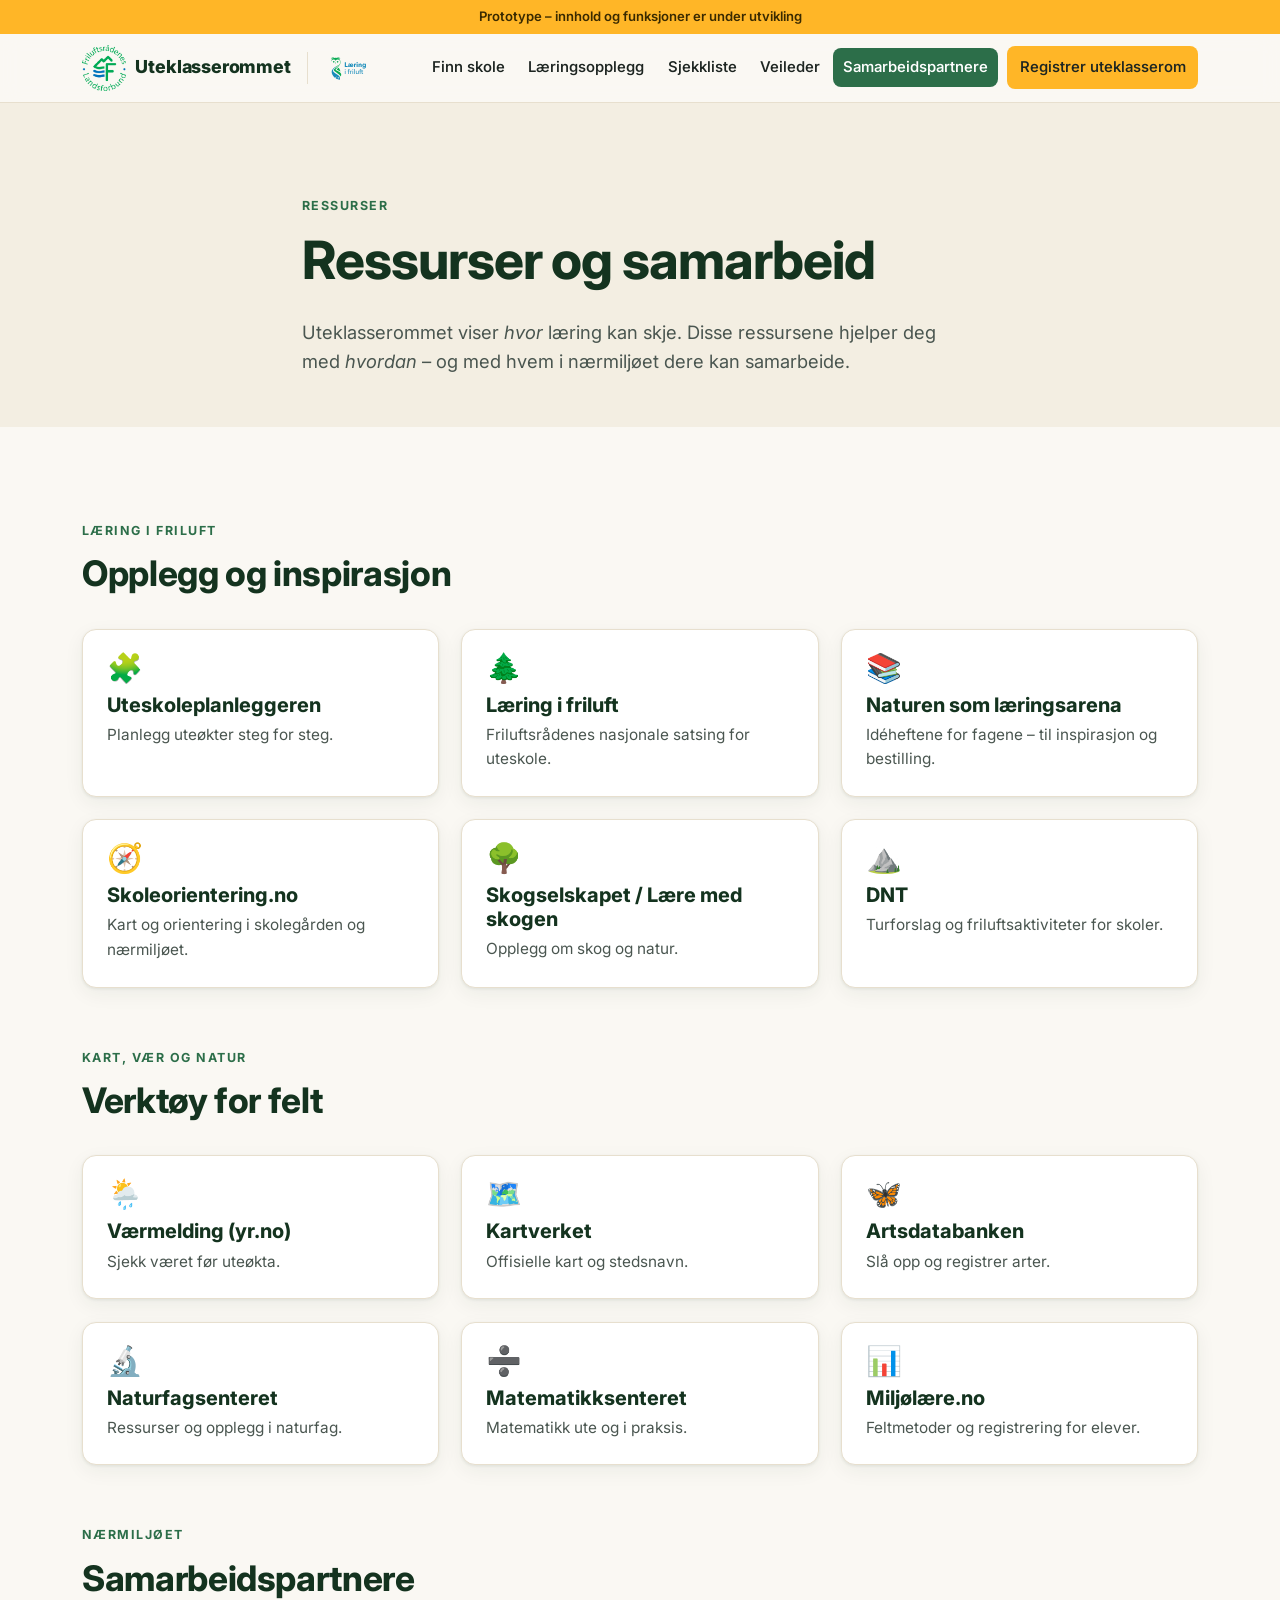
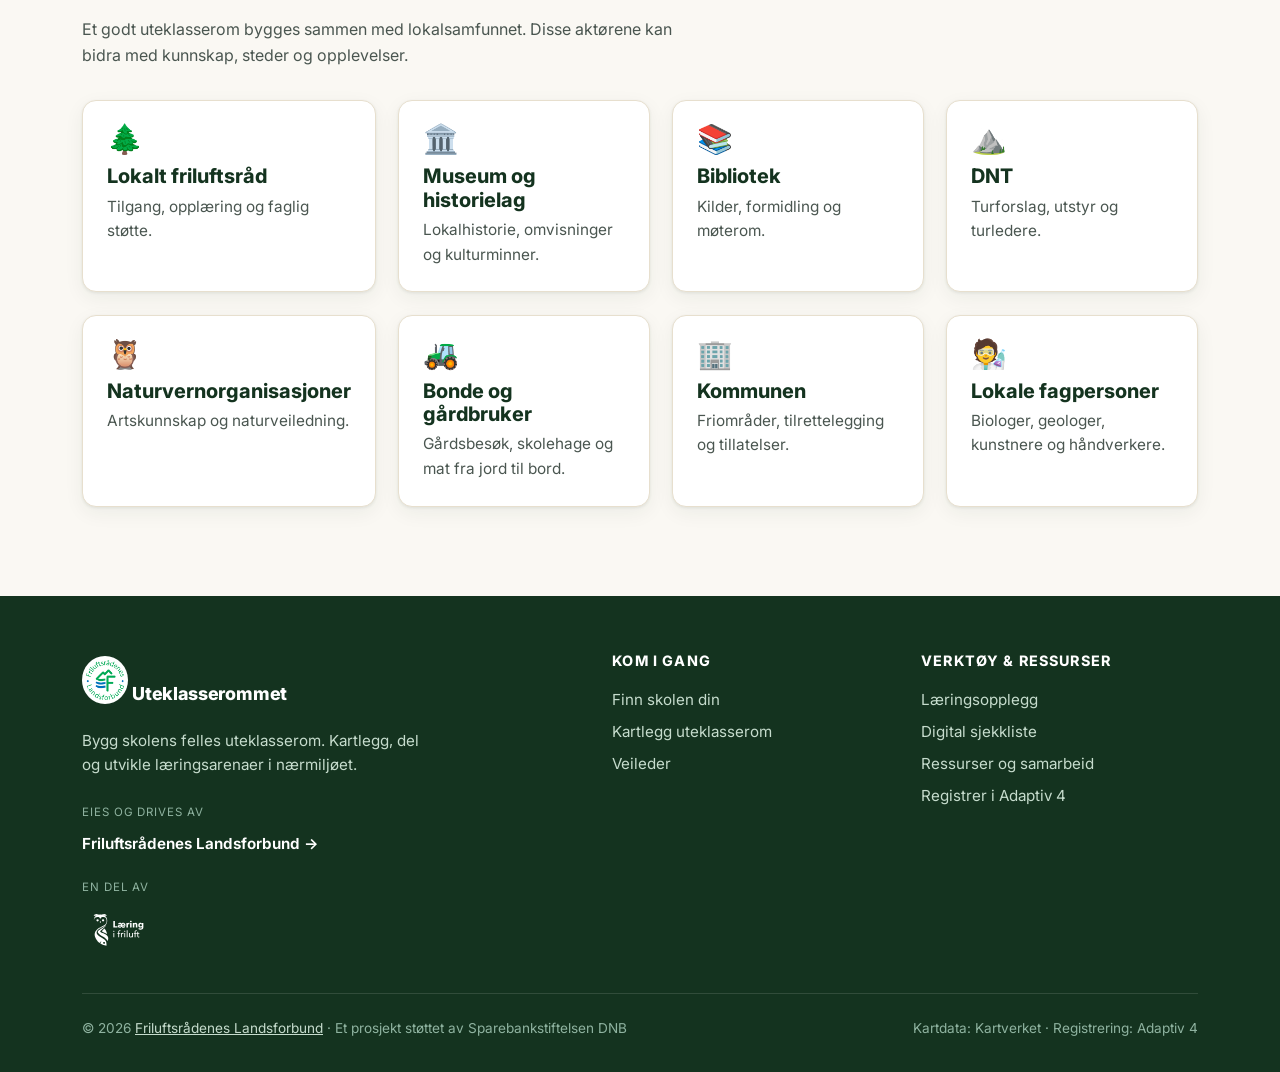
<file: planlegg.html>
<!DOCTYPE html>
<html lang="no">
<head>
  <meta charset="UTF-8">
  <meta name="viewport" content="width=device-width, initial-scale=1.0">
  <title>Ressurser og samarbeid – Uteklasserommet.no</title>
  <link href="https://fonts.googleapis.com/css2?family=Inter:wght@400;550;650;750;800&display=swap" rel="stylesheet">
  <link rel="stylesheet" href="css/styles.css?v=21">
</head>
<body>
  <div id="site-header"></div>

  <main id="hoved">
    <section class="seksjon seksjon--sand" style="padding-bottom:2rem;">
      <div class="wrap maks-center">
        <span class="eyebrow">Ressurser</span>
        <h1>Ressurser og samarbeid</h1>
        <p class="ingress">Uteklasserommet viser <em>hvor</em> læring kan skje. Disse ressursene hjelper deg med <em>hvordan</em> – og med hvem i nærmiljøet dere kan samarbeide.</p>
      </div>
    </section>

    <section class="seksjon">
      <div class="wrap">
        <span class="eyebrow">Læring i friluft</span>
        <h2>Opplegg og inspirasjon</h2>
        <div class="luft-s"></div>
        <div class="grid grid--3" id="ressurser"></div>

        <div class="luft-l"></div>
        <span class="eyebrow">Kart, vær og natur</span>
        <h2>Verktøy for felt</h2>
        <div class="luft-s"></div>
        <div class="grid grid--3" id="verktoy"></div>

        <div class="luft-l"></div>
        <span class="eyebrow">Nærmiljøet</span>
        <h2>Samarbeidspartnere</h2>
        <p style="color:var(--blekk-myk); max-width:60ch;">Et godt uteklasserom bygges sammen med lokalsamfunnet. Disse aktørene kan bidra med kunnskap, steder og opplevelser.</p>
        <div class="luft-s"></div>
        <div class="grid grid--4" id="partnere"></div>
      </div>
    </section>
  </main>

  <div id="site-footer"></div>

  <script src="js/site.js?v=19"></script>
  <script>
    const ressurser = [
      { t: "Uteskoleplanleggeren", b: "Planlegg uteøkter steg for steg.", u: "#", i: "🧩" },
      { t: "Læring i friluft", b: "Friluftsrådenes nasjonale satsing for uteskole.", u: "https://www.friluftsrad.no/arbeidsomrader/skole-og-barnehage/laering-i-friluft", i: "🌲" },
      { t: "Naturen som læringsarena", b: "Idéheftene for fagene – til inspirasjon og bestilling.", u: "https://www.friluftsrad.no/arbeidsomrader/skole-og-barnehage/laering-i-friluft", i: "📚" },
      { t: "Skoleorientering.no", b: "Kart og orientering i skolegården og nærmiljøet.", u: "https://www.skoleorientering.no", i: "🧭" },
      { t: "Skogselskapet / Lære med skogen", b: "Opplegg om skog og natur.", u: "https://www.skogselskapet.no", i: "🌳" },
      { t: "DNT", b: "Turforslag og friluftsaktiviteter for skoler.", u: "https://www.dnt.no", i: "⛰️" },
    ];
    const verktoy = [
      { t: "Værmelding (yr.no)", b: "Sjekk været før uteøkta.", u: "https://www.yr.no", i: "🌦️" },
      { t: "Kartverket", b: "Offisielle kart og stedsnavn.", u: "https://www.kartverket.no", i: "🗺️" },
      { t: "Artsdatabanken", b: "Slå opp og registrer arter.", u: "https://www.artsdatabanken.no", i: "🦋" },
      { t: "Naturfagsenteret", b: "Ressurser og opplegg i naturfag.", u: "https://www.naturfagsenteret.no", i: "🔬" },
      { t: "Matematikksenteret", b: "Matematikk ute og i praksis.", u: "https://www.matematikksenteret.no", i: "➗" },
      { t: "Miljølære.no", b: "Feltmetoder og registrering for elever.", u: "https://www.miljolare.no", i: "📊" },
    ];
    function tegn(id, liste) {
      const el = document.getElementById(id);
      liste.forEach(r => {
        const a = document.createElement("a");
        a.className = "kort"; a.href = r.u;
        if (r.u.startsWith("http")) { a.target = "_blank"; a.rel = "noopener"; }
        a.innerHTML = `<div class="kort__ikon">${r.i}</div><h3>${r.t}</h3><p>${r.b}</p>`;
        el.appendChild(a);
      });
    }
    const partnere = [
      { t: "Lokalt friluftsråd", b: "Tilgang, opplæring og faglig støtte.", u: "https://www.friluftsrad.no", i: "🌲" },
      { t: "Museum og historielag", b: "Lokalhistorie, omvisninger og kulturminner.", u: "#", i: "🏛️" },
      { t: "Bibliotek", b: "Kilder, formidling og møterom.", u: "#", i: "📚" },
      { t: "DNT", b: "Turforslag, utstyr og turledere.", u: "https://www.dnt.no", i: "⛰️" },
      { t: "Naturvernorganisasjoner", b: "Artskunnskap og naturveiledning.", u: "#", i: "🦉" },
      { t: "Bonde og gårdbruker", b: "Gårdsbesøk, skolehage og mat fra jord til bord.", u: "#", i: "🚜" },
      { t: "Kommunen", b: "Friområder, tilrettelegging og tillatelser.", u: "#", i: "🏢" },
      { t: "Lokale fagpersoner", b: "Biologer, geologer, kunstnere og håndverkere.", u: "#", i: "🧑‍🔬" },
    ];
    tegn("ressurser", ressurser);
    tegn("verktoy", verktoy);
    tegn("partnere", partnere);
  </script>
</body>
</html>
</file>
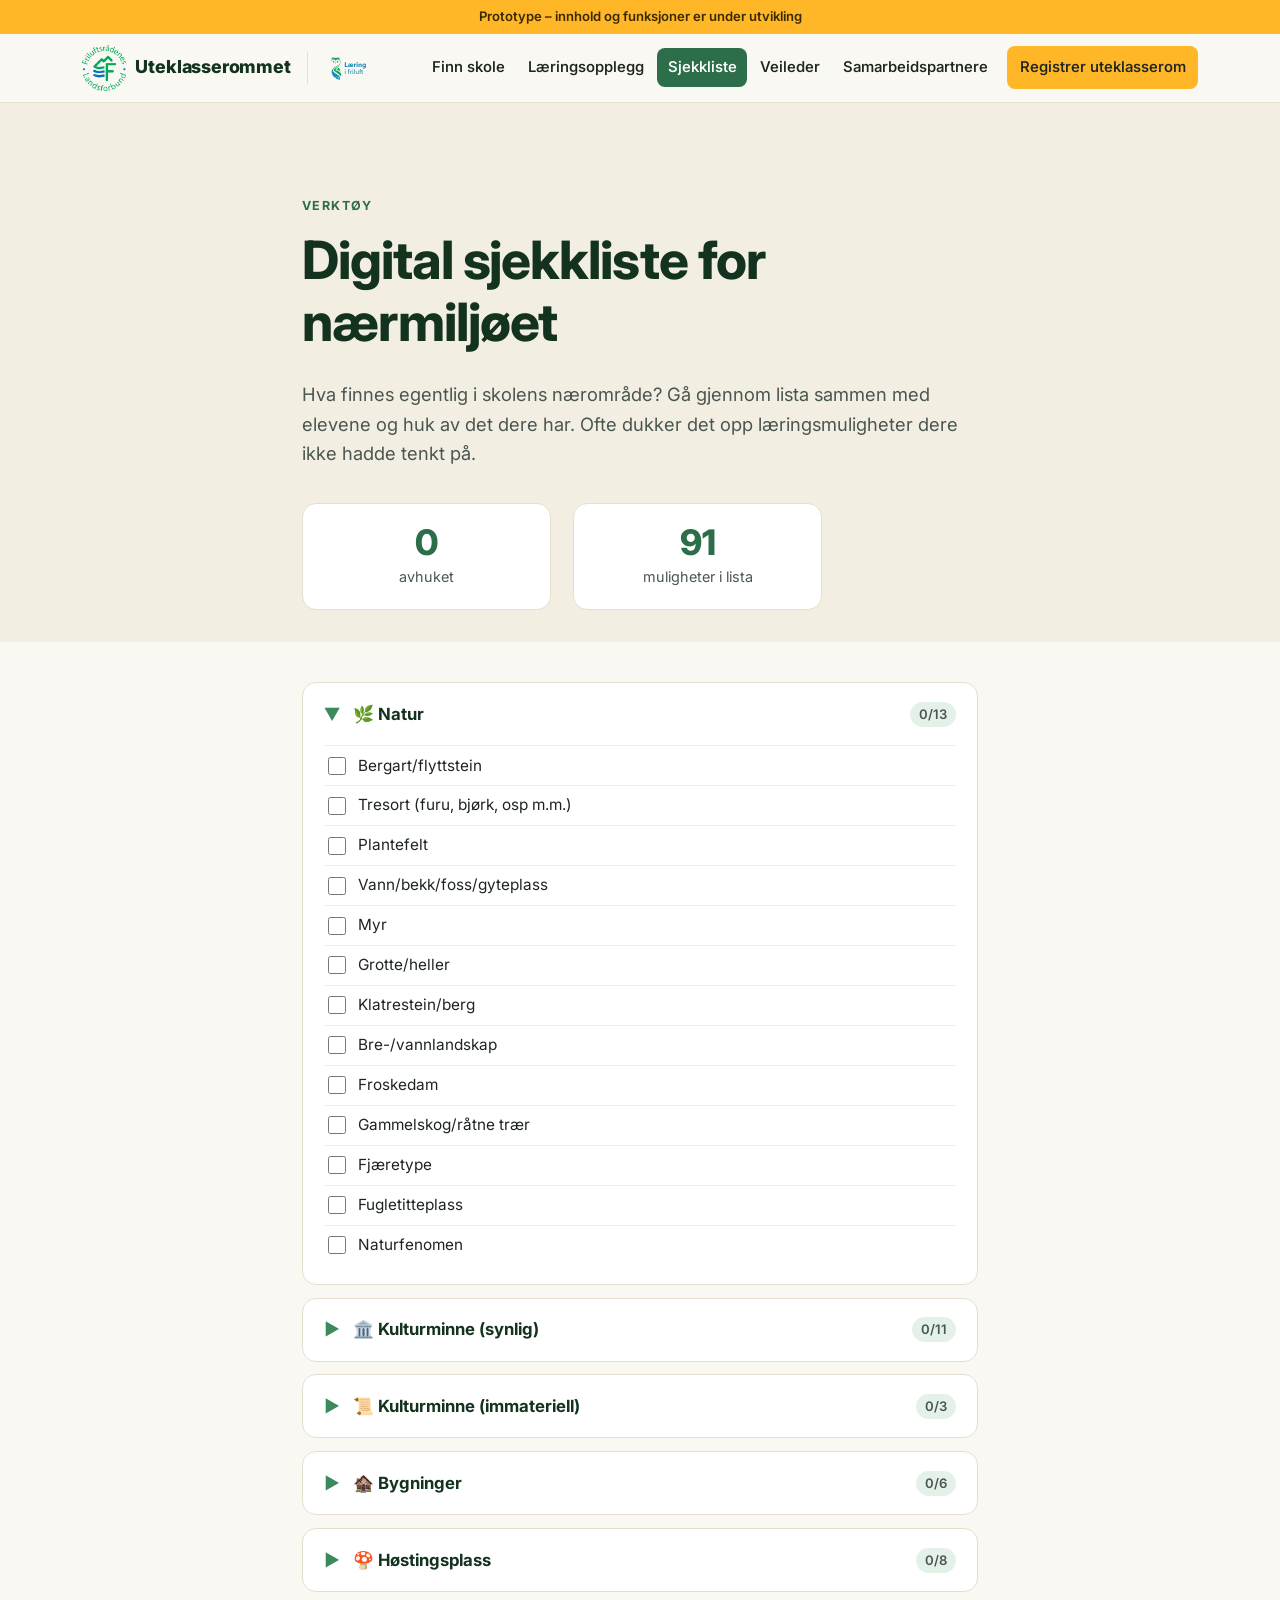
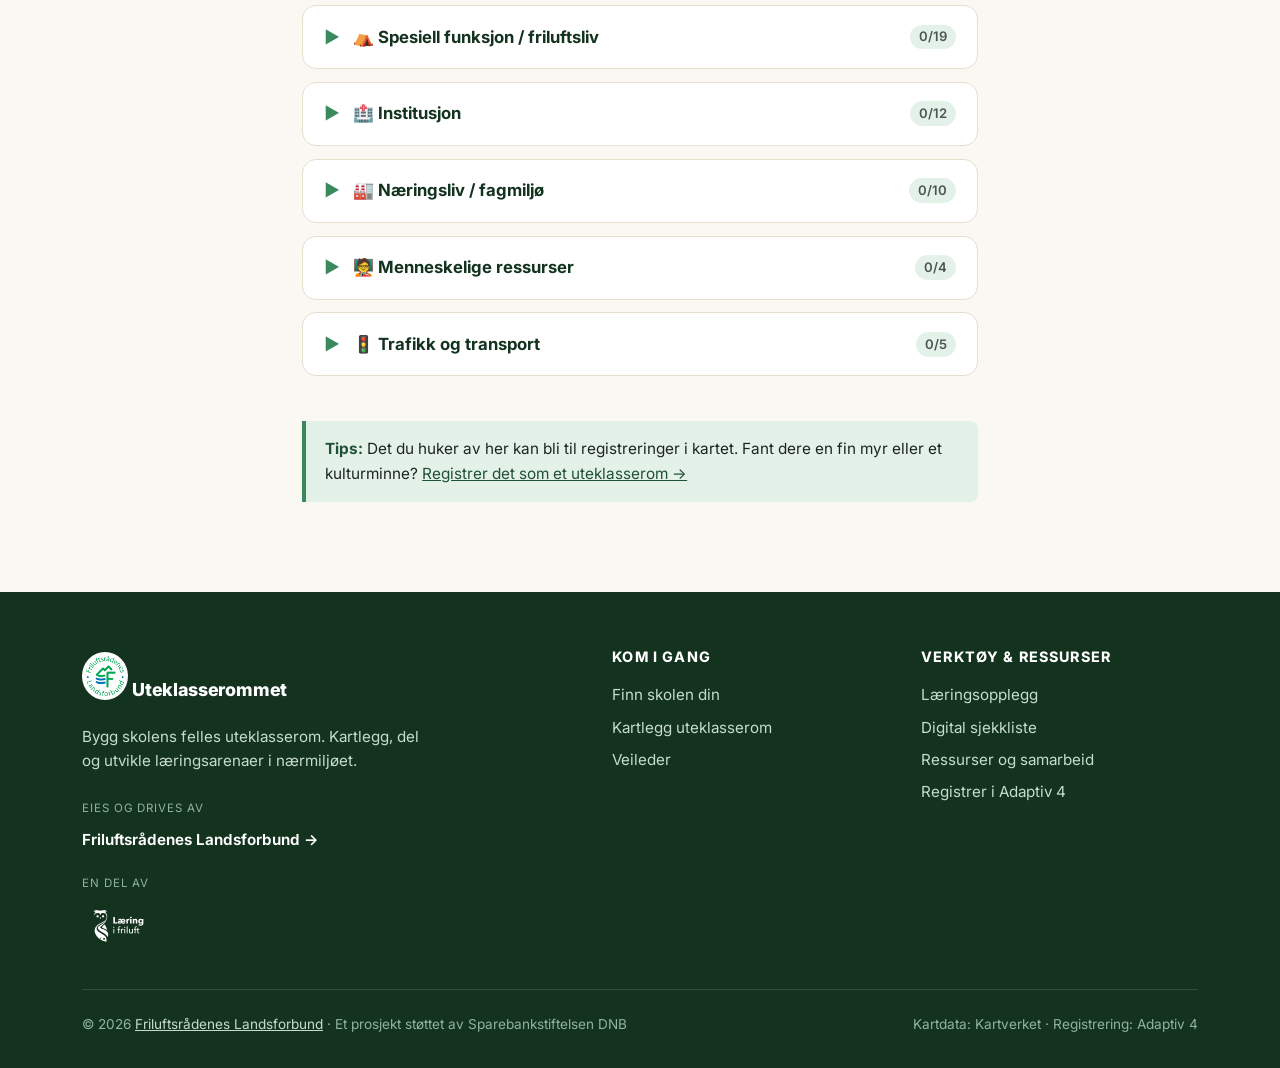
<file: sjekkliste.html>
<!DOCTYPE html>
<html lang="no">
<head>
  <meta charset="UTF-8">
  <meta name="viewport" content="width=device-width, initial-scale=1.0">
  <title>Digital sjekkliste – Uteklasserommet.no</title>
  <meta name="description" content="Huk av hva som finnes i skolens nærmiljø. Bygget på sjekklista for læringssteder i nærmiljøet.">
  <link href="https://fonts.googleapis.com/css2?family=Inter:wght@400;550;650;750;800&display=swap" rel="stylesheet">
  <link rel="stylesheet" href="css/styles.css?v=21">
</head>
<body>
  <div id="site-header"></div>

  <main id="hoved">
    <section class="seksjon seksjon--sand" style="padding-bottom:2rem;">
      <div class="wrap maks-center">
        <span class="eyebrow">Verktøy</span>
        <h1>Digital sjekkliste for nærmiljøet</h1>
        <p class="ingress">Hva finnes egentlig i skolens nærområde? Gå gjennom lista sammen med elevene og huk av det dere har. Ofte dukker det opp læringsmuligheter dere ikke hadde tenkt på.</p>
        <div class="luft-s"></div>
        <div class="stat-rad" style="max-width:520px;">
          <div class="stat"><div class="stat__tall" id="huket">0</div><div class="stat__merk">avhuket</div></div>
          <div class="stat"><div class="stat__tall" id="totalt">0</div><div class="stat__merk">muligheter i lista</div></div>
        </div>
      </div>
    </section>

    <section class="seksjon" style="padding-top:2.5rem;">
      <div class="wrap maks-center">
        <div id="sjekkliste"></div>
        <div class="luft"></div>
        <div class="notis">
          <strong>Tips:</strong> Det du huker av her kan bli til registreringer i kartet. Fant dere en fin myr eller et kulturminne?
          <a href="kartlegg.html">Registrer det som et uteklasserom →</a>
        </div>
      </div>
    </section>
  </main>

  <div id="site-footer"></div>

  <script src="js/site.js?v=19"></script>
  <script>
    // Taksonomi fra Uteklasserommet_survey_feltspesifikasjon (ark "Verdilister") + sjekklista
    const KATEGORIER = [
      { navn: "Natur", ikon: "🌿", items: ["Bergart/flyttstein","Tresort (furu, bjørk, osp m.m.)","Plantefelt","Vann/bekk/foss/gyteplass","Myr","Grotte/heller","Klatrestein/berg","Bre-/vannlandskap","Froskedam","Gammelskog/råtne trær","Fjæretype","Fugletitteplass","Naturfenomen"] },
      { navn: "Kulturminne (synlig)", ikon: "🏛️", items: ["Kulturminne eldre enn 1537","Samisk kulturminne","Minnesmerke","Gravplass","Gamle veier/ferdselsårer","Bergkunst","Fangstanlegg","Krigsminne","Museumsbygg","Gammel boplass","Steingjerde/slåttemark"] },
      { navn: "Kulturminne (immateriell)", ikon: "📜", items: ["Stedsnavn","Sted knyttet til historie","Funnsted for historiske gjenstander"] },
      { navn: "Bygninger", ikon: "🏚️", items: ["Vernet/fredet bygning","Bygning eldre enn 1900 (SEFRAK)","Spesiell bygningsstil","Bygning med historie","Eldste/høyeste bygning","Bygning med funksjon (fjøs, kai, høyløe m.m.)"] },
      { navn: "Høstingsplass", ikon: "🍄", items: ["Bærplukking","Skolehage","Spiselige urter","Sopp","Seljefløyte-emner","Naturmaterialer (kongler, skjell m.m.)","Fiskeplass fra land","Bjørkesaft"] },
      { navn: "Spesiell funksjon / friluftsliv", ikon: "⛺", items: ["Tilgjengelig kunst","Trimkasse","Turmål","Utsiktspunkt","Ferdselsåre","Åpent toalett","100-metersskog","Park","Informasjonsskilt","Akebakke","Idrettsanlegg","Friluftsområde","Bålplass","Båtutsett","Kano-/kajakkplass","Samlingsplass","Badeplass","Gapahuk","HC-tilrettelagt turområde"] },
      { navn: "Institusjon", ikon: "🏥", items: ["Museum","Omsorgsbolig","Sykehjem","Bibliotek","Sykehus","Politi/lensmann","Domstol","Jernbaneverk","Statskog","Forsvaret","Fylkeskommunalt kontor","Statlig kontor"] },
      { navn: "Næringsliv / fagmiljø", ikon: "🏭", items: ["Butikk/salg","Produksjonsbedrift","Tjenesteyting","Landbruk","Skogbruk","Kart/oppmåling","Kraftstasjon","Gjenbruksstasjon","Vannrenseanlegg","Værstasjon"] },
      { navn: "Menneskelige ressurser", ikon: "🧑‍🏫", items: ["Forening/organisasjon","Lokalhistoriekompetanse","Fugle-/dyrekompetanse","Annen lokal kompetanse"] },
      { navn: "Trafikk og transport", ikon: "🚦", items: ["Parkeringsplass","Lyskryss","Trafikkobservasjonssted","Jernbane-/trikk-/T-banestasjon","Kaianlegg"] },
    ];

    const root = document.getElementById("sjekkliste");
    let total = 0;
    KATEGORIER.forEach((kat, i) => {
      total += kat.items.length;
      const rader = kat.items.map((it, j) =>
        `<label class="liste-rad"><input type="checkbox" class="sjekk-boks"> ${it}</label>`).join("");
      const el = document.createElement("div");
      el.className = "akkordion" + (i === 0 ? " apen" : "");
      el.innerHTML = `
        <button class="akkordion__hode" aria-expanded="${i===0}">
          <span class="akkordion__pil">▶</span>
          <span>${kat.ikon} ${kat.navn}</span>
          <span class="akkordion__tall"><span class="kat-teller">0</span>/${kat.items.length}</span>
        </button>
        <div class="akkordion__kropp">${rader}</div>`;
      root.appendChild(el);
    });
    document.getElementById("totalt").textContent = total;

    // Interaksjon
    root.querySelectorAll(".akkordion__hode").forEach(h => {
      h.addEventListener("click", () => {
        const ak = h.closest(".akkordion");
        const apen = ak.classList.toggle("apen");
        h.setAttribute("aria-expanded", String(apen));
      });
    });
    function oppdater() {
      let n = 0;
      root.querySelectorAll(".akkordion").forEach(ak => {
        const boks = ak.querySelectorAll(".sjekk-boks");
        const av = [...boks].filter(b => b.checked).length;
        ak.querySelector(".kat-teller").textContent = av;
        n += av;
      });
      document.getElementById("huket").textContent = n;
    }
    root.querySelectorAll(".sjekk-boks").forEach(b => b.addEventListener("change", oppdater));
  </script>
</body>
</html>
</file>
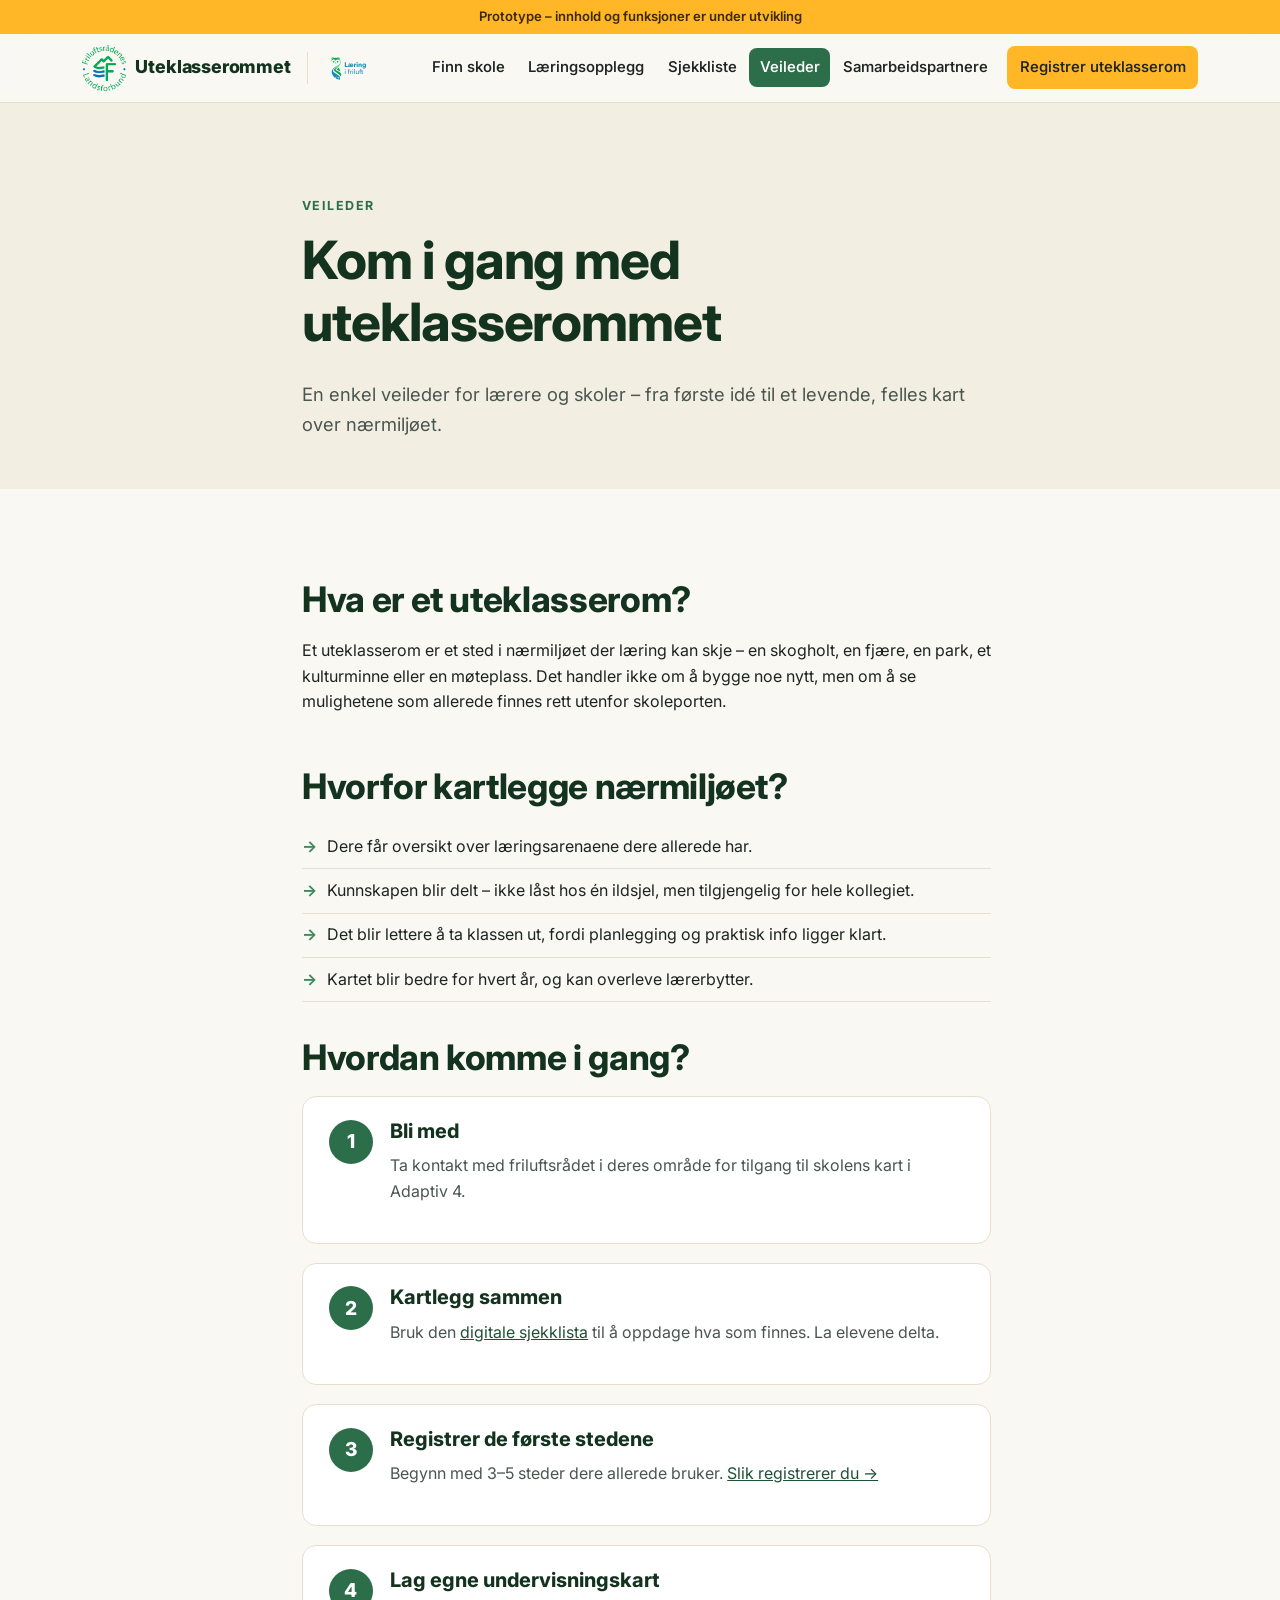
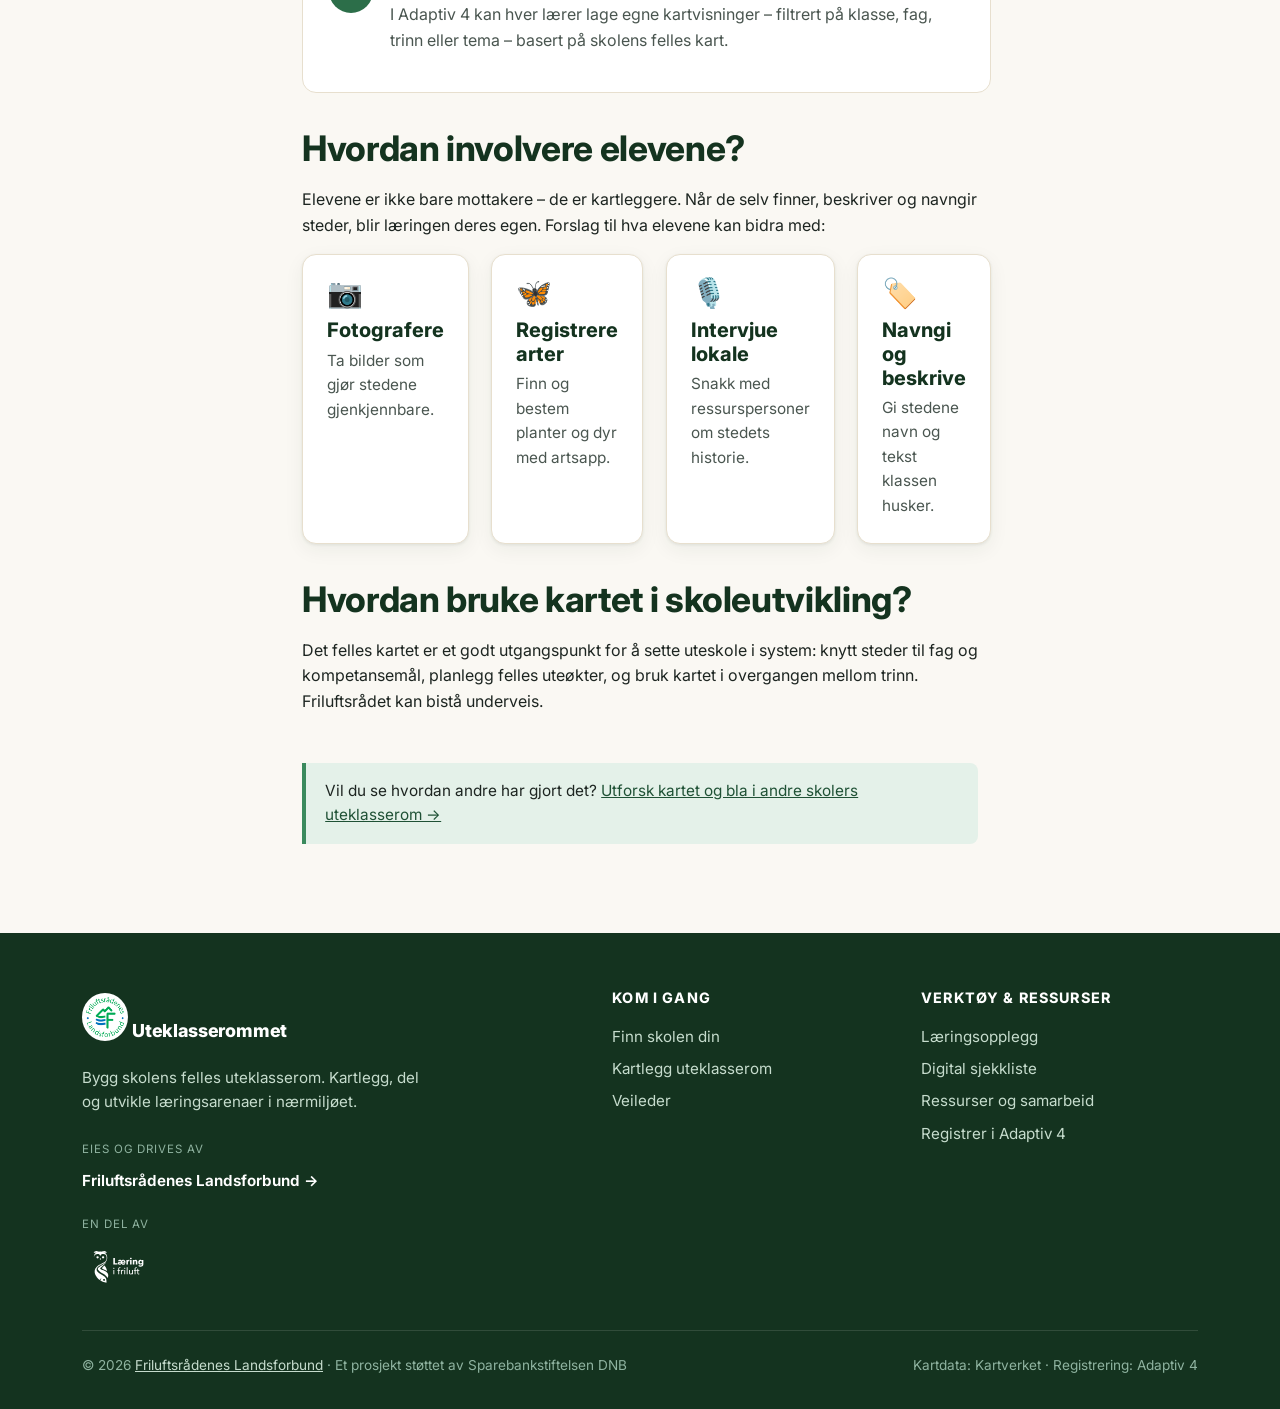
<file: veileder.html>
<!DOCTYPE html>
<html lang="no">
<head>
  <meta charset="UTF-8">
  <meta name="viewport" content="width=device-width, initial-scale=1.0">
  <title>Veileder – Uteklasserommet.no</title>
  <link href="https://fonts.googleapis.com/css2?family=Inter:wght@400;550;650;750;800&display=swap" rel="stylesheet">
  <link rel="stylesheet" href="css/styles.css?v=21">
</head>
<body>
  <div id="site-header"></div>

  <main id="hoved">
    <section class="seksjon seksjon--sand" style="padding-bottom:2rem;">
      <div class="wrap maks-center">
        <span class="eyebrow">Veileder</span>
        <h1>Kom i gang med uteklasserommet</h1>
        <p class="ingress">En enkel veileder for lærere og skoler – fra første idé til et levende, felles kart over nærmiljøet.</p>
      </div>
    </section>

    <section class="seksjon">
      <div class="wrap maks-center">
        <article style="display:grid; gap:2.2rem;">
          <div>
            <h2>Hva er et uteklasserom?</h2>
            <p>Et uteklasserom er et sted i nærmiljøet der læring kan skje – en skogholt, en fjære, en park, et kulturminne eller en møteplass. Det handler ikke om å bygge noe nytt, men om å se mulighetene som allerede finnes rett utenfor skoleporten.</p>
          </div>
          <div>
            <h2>Hvorfor kartlegge nærmiljøet?</h2>
            <ul class="list-ren">
              <li>Dere får oversikt over læringsarenaene dere allerede har.</li>
              <li>Kunnskapen blir delt – ikke låst hos én ildsjel, men tilgjengelig for hele kollegiet.</li>
              <li>Det blir lettere å ta klassen ut, fordi planlegging og praktisk info ligger klart.</li>
              <li>Kartet blir bedre for hvert år, og kan overleve lærerbytter.</li>
            </ul>
          </div>
          <div>
            <h2>Hvordan komme i gang?</h2>
            <div class="steg">
              <div class="steg__item"><div class="steg__nr"></div><div><h3>Bli med</h3><p style="color:var(--blekk-myk)">Ta kontakt med friluftsrådet i deres område for tilgang til skolens kart i Adaptiv 4.</p></div></div>
              <div class="steg__item"><div class="steg__nr"></div><div><h3>Kartlegg sammen</h3><p style="color:var(--blekk-myk)">Bruk den <a href="sjekkliste.html">digitale sjekklista</a> til å oppdage hva som finnes. La elevene delta.</p></div></div>
              <div class="steg__item"><div class="steg__nr"></div><div><h3>Registrer de første stedene</h3><p style="color:var(--blekk-myk)">Begynn med 3–5 steder dere allerede bruker. <a href="kartlegg.html">Slik registrerer du →</a></p></div></div>
              <div class="steg__item"><div class="steg__nr"></div><div><h3>Lag egne undervisningskart</h3><p style="color:var(--blekk-myk)">I Adaptiv 4 kan hver lærer lage egne kartvisninger – filtrert på klasse, fag, trinn eller tema – basert på skolens felles kart.</p></div></div>
            </div>
          </div>
          <div>
            <h2>Hvordan involvere elevene?</h2>
            <p>Elevene er ikke bare mottakere – de er kartleggere. Når de selv finner, beskriver og navngir steder, blir læringen deres egen. Forslag til hva elevene kan bidra med:</p>
            <div class="grid grid--4" style="margin-top:1rem;">
              <div class="kort"><div class="kort__ikon">📷</div><h3>Fotografere</h3><p>Ta bilder som gjør stedene gjenkjennbare.</p></div>
              <div class="kort"><div class="kort__ikon">🦋</div><h3>Registrere arter</h3><p>Finn og bestem planter og dyr med artsapp.</p></div>
              <div class="kort"><div class="kort__ikon">🎙️</div><h3>Intervjue lokale</h3><p>Snakk med ressurspersoner om stedets historie.</p></div>
              <div class="kort"><div class="kort__ikon">🏷️</div><h3>Navngi og beskrive</h3><p>Gi stedene navn og tekst klassen husker.</p></div>
            </div>
          </div>
          <div>
            <h2>Hvordan bruke kartet i skoleutvikling?</h2>
            <p>Det felles kartet er et godt utgangspunkt for å sette uteskole i system: knytt steder til fag og kompetansemål, planlegg felles uteøkter, og bruk kartet i overgangen mellom trinn. Friluftsrådet kan bistå underveis.</p>
          </div>
        </article>

        <div class="luft"></div>
        <div class="notis">Vil du se hvordan andre har gjort det? <a href="finn-skole.html">Utforsk kartet og bla i andre skolers uteklasserom →</a></div>
      </div>
    </section>
  </main>

  <div id="site-footer"></div>
  <script src="js/site.js?v=19"></script>
</body>
</html>
</file>
<file: css/styles.css>
/* =========================================================
   Uteklasserommet.no – designsystem
   Friluftsrådenes Landsforbund
   ========================================================= */

:root {
  /* Merkefarger – friluft/natur */
  --gronn-900: #14331f;
  --gronn-700: #1f5135;
  --gronn-600: #2c6e49;
  --gronn-500: #3a8a5d;
  --gronn-300: #8fc7a6;
  --gronn-100: #e4f1e9;

  --sand-50:  #faf8f3;
  --sand-100: #f3eee2;
  --sand-200: #e7dfce;

  --blekk: #1d2521;        /* tekst */
  --blekk-myk: #4a5650;    /* sekundærtekst */
  --hvit: #ffffff;

  /* Kategorifarger – fra plakatmalen */
  --kat-vann:    #2f80c2;   /* blå  – Vann og våtområde */
  --kat-skog:    #2c8a4a;   /* grønn – Skog */
  --kat-mark:    #e0a526;   /* gul  – Åpent/dyrka mark */
  --kat-fjell:   #23282b;   /* svart – Fjell */
  --kat-bebygd:  #8c938f;   /* grå  – Bebygd */
  --kat-annet:   #8155b5;   /* lilla – Annet */

  --akke: var(--gronn-600);
  --fokus: #ffb627;

  --radius-s: 8px;
  --radius:   14px;
  --radius-l: 22px;
  --skygge:   0 1px 3px rgba(20,51,31,.08), 0 6px 20px rgba(20,51,31,.06);
  --skygge-l: 0 10px 40px rgba(20,51,31,.14);

  --bredde: 1160px;
  --font: "Inter", "Segoe UI", system-ui, -apple-system, sans-serif;
}

* { box-sizing: border-box; }

/* Gjør hidden-attributtet autoritativt (ellers overstyrer f.eks. .btn display:none) */
[hidden] { display: none !important; }

html { scroll-behavior: smooth; }

body {
  margin: 0;
  font-family: var(--font);
  color: var(--blekk);
  background: var(--sand-50);
  line-height: 1.6;
  -webkit-font-smoothing: antialiased;
}

h1, h2, h3, h4 { line-height: 1.18; color: var(--gronn-900); font-weight: 750; margin: 0 0 .5em; }
h1 { font-size: clamp(2rem, 4.5vw, 3.3rem); letter-spacing: -.02em; }
h2 { font-size: clamp(1.5rem, 3vw, 2.2rem); letter-spacing: -.01em; }
h3 { font-size: 1.25rem; }
p  { margin: 0 0 1em; }
a  { color: var(--gronn-700); }

.wrap { width: 100%; max-width: var(--bredde); margin: 0 auto; padding: 0 22px; }
.smal { max-width: 760px; }

.seksjon { padding: clamp(3rem, 7vw, 6rem) 0; }
.seksjon--sand { background: var(--sand-100); }
.seksjon--gronn { background: var(--gronn-900); color: #eaf3ee; }
.seksjon--gronn h2, .seksjon--gronn h3 { color: #fff; }

.eyebrow {
  display: inline-block;
  font-size: .78rem; font-weight: 700; letter-spacing: .12em; text-transform: uppercase;
  color: var(--gronn-600); margin-bottom: .8rem;
}
.seksjon--gronn .eyebrow { color: var(--gronn-300); }

.ingress { font-size: 1.15rem; color: var(--blekk-myk); max-width: 60ch; }
.seksjon--gronn .ingress { color: #cfe3d7; }

/* ---------- Knapper ---------- */
.btn {
  display: inline-flex; align-items: center; gap: .5em;
  font: inherit; font-weight: 650; font-size: 1rem;
  padding: .8em 1.4em; border-radius: 999px; border: 2px solid transparent;
  cursor: pointer; text-decoration: none; transition: .18s ease;
  white-space: nowrap;
}
.btn--primar { background: var(--gronn-600); color: #fff; }
.btn--primar:hover { background: var(--gronn-700); transform: translateY(-1px); box-shadow: var(--skygge); }
.btn--lys { background: #fff; color: var(--gronn-700); border-color: var(--sand-200); }
.btn--lys:hover { border-color: var(--gronn-300); transform: translateY(-1px); }
.btn--kontur { background: transparent; color: var(--gronn-700); border-color: var(--gronn-600); }
.btn--kontur:hover { background: var(--gronn-100); }
.btn--gul { background: var(--fokus); color: #3a2a00; }
.btn--gul:hover { filter: brightness(1.05); transform: translateY(-1px); }
.btn--stor { font-size: 1.1rem; padding: .95em 1.7em; }
.btn--blokk { width: 100%; justify-content: center; }

/* ---------- Header / nav ---------- */
.topp {
  position: sticky; top: 0; z-index: 1000;
  background: rgba(250,248,243,.92); backdrop-filter: blur(10px);
  border-bottom: 1px solid var(--sand-200);
}
.topp__inn { display: flex; align-items: center; gap: 1rem; height: 68px; }
.merke { display: flex; align-items: center; gap: .6rem; text-decoration: none; color: var(--gronn-900); font-weight: 800; font-size: 1.12rem; letter-spacing: -.01em; }
.merke__ikon { height: 46px; width: auto; flex: none; display: block; }
.logo-disc { background: #fff; border-radius: 50%; padding: 4px; display: inline-flex; flex: none; }
.logo-disc .merke__ikon { height: 40px; }
.merke small { display: block; font-size: .62rem; font-weight: 600; letter-spacing: .08em; text-transform: uppercase; color: var(--blekk-myk); }
.merke-skille { width: 1px; height: 32px; background: var(--sand-200); flex: none; }
.merke-lif { display: inline-flex; align-items: center; flex: none; text-decoration: none; }
.merke-lif img { height: 34px; width: auto; display: block; }
@media (max-width: 1240px) { .merke-skille, .merke-lif { display: none; } }
.nav { margin-left: auto; display: flex; align-items: center; gap: .15rem; }
.nav a {
  text-decoration: none; color: var(--blekk); font-weight: 550; font-size: .93rem;
  padding: .5em .7em; border-radius: 8px; transition: .15s;
}
.nav a:hover { background: var(--gronn-100); color: var(--gronn-700); }
.nav a.aktiv { background: var(--gronn-600); color: #fff; }
.nav__mer { position: relative; }
.nav__cta { margin-left: .4rem; }
.burger { display: none; margin-left: auto; background: none; border: 0; cursor: pointer; padding: .4rem; }
.burger span { display: block; width: 24px; height: 2.5px; background: var(--gronn-900); margin: 5px 0; border-radius: 2px; transition: .2s; }

@media (max-width: 1160px) {
  .nav { position: absolute; top: 100%; left: 0; right: 0; display: none; flex-direction: column; align-items: stretch;
    background: var(--sand-50); border-bottom: 1px solid var(--sand-200); padding: .6rem 22px 1.2rem;
    gap: .1rem; max-height: 80vh; overflow: auto; box-shadow: var(--skygge); }
  .nav.apen { display: flex; }
  .nav a { padding: .75em .6em; font-size: 1rem; }
  .nav__cta { margin: .5rem 0 0; }
  .burger { display: block; }
}

/* ---------- Hero ---------- */
.hero { position: relative; overflow: hidden; background: linear-gradient(160deg, var(--gronn-900), var(--gronn-700) 70%); color: #fff; }
.hero__inn { padding: clamp(3.5rem, 9vw, 7rem) 0 clamp(3rem, 7vw, 5.5rem); position: relative; z-index: 2; }
.hero h1 { color: #fff; max-width: 16ch; }
.hero .ingress { color: #d6e8dd; font-size: 1.25rem; max-width: 52ch; }
.hero__knapper { display: flex; flex-wrap: wrap; gap: .8rem; margin-top: 2rem; }
.hero__topo { position: absolute; inset: 0; opacity: .14; z-index: 1; }

/* ---------- Kort / grid ---------- */
.grid { display: grid; gap: 1.4rem; }
.grid--2 { grid-template-columns: repeat(2, 1fr); }
.grid--3 { grid-template-columns: repeat(3, 1fr); }
.grid--4 { grid-template-columns: repeat(4, 1fr); }
@media (max-width: 860px) { .grid--3, .grid--4 { grid-template-columns: repeat(2, 1fr); } }
@media (max-width: 560px) { .grid--2, .grid--3, .grid--4 { grid-template-columns: 1fr; } }

.kort {
  background: #fff; border: 1px solid var(--sand-200); border-radius: var(--radius);
  padding: 1.5rem; box-shadow: var(--skygge); transition: .18s; text-decoration: none; color: inherit; display: block;
}
a.kort:hover { transform: translateY(-3px); box-shadow: var(--skygge-l); border-color: var(--gronn-300); }
.kort__ikon { font-size: 1.8rem; line-height: 1; margin-bottom: .7rem; }
.kort h3 { margin-bottom: .35rem; }
.kort p { color: var(--blekk-myk); font-size: .96rem; margin: 0; }

/* ---------- Steg ---------- */
.steg { display: grid; gap: 1.2rem; counter-reset: steg; }
.steg__item { display: grid; grid-template-columns: auto 1fr; gap: 1.1rem; align-items: start;
  background: #fff; border: 1px solid var(--sand-200); border-radius: var(--radius); padding: 1.4rem 1.6rem; }
.steg__nr { counter-increment: steg; width: 44px; height: 44px; border-radius: 50%; background: var(--gronn-600);
  color: #fff; font-weight: 800; display: grid; place-items: center; font-size: 1.2rem; }
.steg__nr::before { content: counter(steg); }

/* ---------- Badge / kategori ---------- */
.badge { display: inline-flex; align-items: center; gap: .4em; font-size: .82rem; font-weight: 650;
  padding: .25em .7em; border-radius: 999px; background: var(--gronn-100); color: var(--gronn-700); }
.prikk { width: .7em; height: .7em; border-radius: 50%; flex: none; display: inline-block; }
.kat-vann   { background: var(--kat-vann); }
.kat-skog   { background: var(--kat-skog); }
.kat-mark   { background: var(--kat-mark); }
.kat-fjell  { background: var(--kat-fjell); }
.kat-bebygd { background: var(--kat-bebygd); }
.kat-annet  { background: var(--kat-annet); }

/* ---------- Kart ---------- */
.kart-layout { display: grid; grid-template-columns: 320px 1fr; gap: 0; height: calc(100vh - 68px); min-height: 560px; }
.kart-panel { background: #fff; border-right: 1px solid var(--sand-200); overflow-y: auto; padding: 1.4rem; }
.kart-flate { position: relative; }
#kart, #minikart { width: 100%; height: 100%; }
@media (max-width: 860px) {
  .kart-layout { grid-template-columns: 1fr; height: auto; }
  .kart-flate { height: 60vh; min-height: 420px; }
  .kart-panel { max-height: none; border-right: 0; border-bottom: 1px solid var(--sand-200); }
}
.filter-gruppe { margin-bottom: 1.3rem; }
.filter-gruppe h4 { font-size: .8rem; text-transform: uppercase; letter-spacing: .08em; color: var(--blekk-myk); margin-bottom: .6rem; }
.sjekk { display: flex; align-items: center; gap: .55rem; padding: .35rem 0; font-size: .95rem; cursor: pointer; }
.sjekk input { width: 17px; height: 17px; accent-color: var(--gronn-600); }
.sok-felt { width: 100%; padding: .7em .9em; border: 1.5px solid var(--sand-200); border-radius: 10px; font: inherit; }
.sok-felt:focus { outline: 2px solid var(--gronn-300); border-color: var(--gronn-500); }

/* Leaflet popup */
.leaflet-popup-content { margin: 0; font-family: var(--font); }
.pop { width: 250px; }
.pop__bilde { height: 96px; background: var(--gronn-100); display: grid; place-items: center; font-size: 2rem; }
.pop__inn { padding: .8rem 1rem 1rem; }
.pop h4 { margin: .2rem 0 .3rem; font-size: 1.05rem; }
.pop p { font-size: .88rem; color: var(--blekk-myk); margin: 0 0 .6rem; }
.pop__meta { display: flex; flex-wrap: wrap; gap: .35rem; }
.pop__meta .badge { font-size: .72rem; }

/* ---------- Sjekkliste ---------- */
.akkordion { border: 1px solid var(--sand-200); border-radius: var(--radius); background: #fff; overflow: hidden; margin-bottom: .8rem; }
.akkordion__hode { display: flex; align-items: center; gap: .8rem; width: 100%; text-align: left; padding: 1.1rem 1.3rem;
  background: none; border: 0; font: inherit; font-weight: 700; font-size: 1.05rem; cursor: pointer; color: var(--gronn-900); }
.akkordion__hode:hover { background: var(--sand-50); }
.akkordion__tall { margin-left: auto; font-size: .82rem; font-weight: 600; color: var(--blekk-myk); background: var(--gronn-100); padding: .15em .7em; border-radius: 999px; }
.akkordion__kropp { padding: 0 1.3rem; max-height: 0; overflow: hidden; transition: max-height .3s ease; }
.akkordion.apen .akkordion__kropp { max-height: 1400px; padding-bottom: 1.2rem; }
.akkordion__pil { transition: transform .2s; color: var(--gronn-500); }
.akkordion.apen .akkordion__pil { transform: rotate(90deg); }
.liste-rad { display: flex; align-items: center; gap: .6rem; padding: .45rem 0; border-top: 1px solid var(--sand-100); font-size: .96rem; }
.liste-rad input { width: 18px; height: 18px; accent-color: var(--gronn-600); flex: none; }

/* ---------- Statistikk ---------- */
.stat-rad { display: flex; flex-wrap: wrap; gap: 1.4rem; }
.stat { flex: 1; min-width: 140px; background: #fff; border: 1px solid var(--sand-200); border-radius: var(--radius); padding: 1.3rem; text-align: center; }
.stat__tall { font-size: 2.2rem; font-weight: 800; color: var(--gronn-600); line-height: 1; }
.stat__merk { font-size: .9rem; color: var(--blekk-myk); margin-top: .35rem; }

/* ---------- Diverse ---------- */
.luft-s { height: 1rem; } .luft { height: 2rem; } .luft-l { height: 3.5rem; }
.midtstilt { text-align: center; }
.maks-center { max-width: 720px; margin-inline: auto; }
.list-ren { list-style: none; padding: 0; margin: 0; }
.list-ren li { padding: .55rem 0; border-bottom: 1px solid var(--sand-200); display: flex; gap: .6rem; }
.list-ren li::before { content: "→"; color: var(--gronn-500); font-weight: 700; }
.notis { background: var(--gronn-100); border-left: 4px solid var(--gronn-500); border-radius: 0 var(--radius-s) var(--radius-s) 0; padding: 1rem 1.2rem; font-size: .96rem; }
.notis strong { color: var(--gronn-700); }
.merkelapp-rad { display: flex; flex-wrap: wrap; gap: .5rem; }
.tegnforklaring { display: grid; gap: 1.1rem; }
.merkelapp-tittel { display: block; font-size: .72rem; font-weight: 700; letter-spacing: .08em; text-transform: uppercase; color: var(--blekk-myk); margin-bottom: .55rem; }

.bilde-plass { background: linear-gradient(135deg, var(--gronn-300), var(--gronn-100)); border-radius: var(--radius);
  display: grid; place-items: center; color: var(--gronn-700); font-weight: 600; min-height: 220px; }

/* ---------- Footer ---------- */
.bunn { background: var(--gronn-900); color: #c6dccd; padding: 3.5rem 0 2rem; font-size: .95rem; }
.bunn__grid { display: grid; grid-template-columns: 1.8fr 1fr 1fr; gap: 2rem; }
@media (max-width: 760px) { .bunn__grid { grid-template-columns: 1fr 1fr; } }
.bunn h4 { color: #fff; font-size: .9rem; text-transform: uppercase; letter-spacing: .08em; margin-bottom: .9rem; }
.bunn a { color: #c6dccd; text-decoration: none; display: block; padding: .25rem 0; }
.bunn a:hover { color: #fff; }
.bunn__under { margin-top: 2.5rem; padding-top: 1.5rem; border-top: 1px solid rgba(255,255,255,.12); display: flex; flex-wrap: wrap; gap: 1rem; justify-content: space-between; font-size: .85rem; color: #8fb3a0; }

/* Hopp-til-innhold for skjermlesere/tastatur */
.hopp { position: absolute; left: -9999px; top: 0; background: #fff; padding: .7em 1.1em; border-radius: 8px; z-index: 2000; }
.hopp:focus { left: 12px; top: 12px; }

:focus-visible { outline: 3px solid var(--fokus); outline-offset: 2px; border-radius: 4px; }

.prototype-strip { background: var(--fokus); color: #3a2a00; text-align: center; font-size: .82rem; font-weight: 600; padding: .4rem 1rem; }

/* ---------- Læringsopplegg-katalog ---------- */
.katalog { display: grid; grid-template-columns: 250px 1fr; gap: 2.2rem; align-items: start; }
@media (max-width: 820px) { .katalog { grid-template-columns: 1fr; gap: 1.4rem; } }
.katalog__filtre { position: sticky; top: 84px; align-self: start; max-height: calc(100vh - 100px); overflow-y: auto; background: #fff; border: 1px solid var(--sand-200); border-radius: var(--radius); padding: 1.2rem 1.3rem; box-shadow: var(--skygge); }
@media (max-width: 820px) { .katalog__filtre { position: static; max-height: none; overflow: visible; } }
.filter-toggle { display: none; }
@media (max-width: 820px) {
  .katalog__filtre { padding: 0; border: 0; background: transparent; box-shadow: none; }
  .filter-toggle { display: flex; align-items: center; justify-content: space-between; gap: .5rem; width: 100%;
    font: inherit; font-weight: 650; font-size: 1rem; color: var(--gronn-900);
    padding: .85em 1.1em; border: 1.5px solid var(--sand-200); border-radius: 12px; background: #fff; cursor: pointer; box-shadow: var(--skygge); }
  .filter-toggle__pil { transition: transform .2s; color: var(--gronn-600); font-size: .9em; }
  .katalog__filtre.apen .filter-toggle__pil { transform: rotate(180deg); }
  .filter-innhold { display: none; margin-top: 1rem; background: #fff; border: 1px solid var(--sand-200); border-radius: var(--radius); padding: 1.2rem 1.3rem; box-shadow: var(--skygge); }
  .katalog__filtre.apen .filter-innhold { display: block; }
}

/* Romsligere trykkflater på mobil/touch */
@media (max-width: 820px) {
  .sjekk { padding: .55rem 0; }
  .liste-rad { padding: .6rem 0; }
  .btn { padding: .85em 1.5em; }
}
.katalog__topp { display: flex; align-items: center; justify-content: space-between; gap: .8rem 1.2rem; flex-wrap: wrap; margin-bottom: 1.1rem; }
.katalog__teller { font-size: .92rem; color: var(--blekk-myk); margin: 0; }
.katalog__sort { display: flex; align-items: center; gap: .5rem; font-size: .9rem; color: var(--blekk-myk); }
.sort-select { font: inherit; font-size: .9rem; padding: .45em .6em; border: 1.5px solid var(--sand-200); border-radius: 8px; background: #fff; cursor: pointer; }
.sort-select:focus { outline: 2px solid var(--gronn-300); border-color: var(--gronn-500); }
.katalog__sort .btn { padding: .45em .85em; font-size: .85rem; }
.opplegg-grid { display: grid; grid-template-columns: repeat(auto-fill, minmax(212px, 1fr)); gap: 1.2rem; }
.opplegg-kort { display: flex; flex-direction: column; background: #fff; border: 1px solid var(--sand-200); border-radius: var(--radius); overflow: hidden; text-decoration: none; color: inherit; box-shadow: var(--skygge); transition: .16s; }
.opplegg-kort:hover { transform: translateY(-3px); box-shadow: var(--skygge-l); border-color: var(--gronn-300); }
.opplegg-bilde { aspect-ratio: 16 / 10; background: var(--gronn-100); position: relative; }
.opplegg-bilde img { width: 100%; height: 100%; object-fit: cover; display: block; }
.opplegg-bilde--tom { display: grid; place-items: center; font-size: 2.1rem; background: linear-gradient(135deg, var(--gronn-300), var(--gronn-100)); }
.opplegg-kropp { padding: .85rem 1rem 1rem; display: flex; flex-direction: column; gap: .5rem; flex: 1; }
.opplegg-kropp h3 { font-size: 1.02rem; margin: 0; line-height: 1.25; }
.opplegg-sted { font-size: .82rem; color: var(--blekk-myk); margin: 0; }
.opplegg-meta { display: flex; flex-wrap: wrap; gap: .3rem; margin-top: auto; }
.opplegg-meta .badge { font-size: .72rem; }
.badge--fag { background: var(--gronn-600); color: #fff; }
.filter-tom { text-align: center; padding: 3rem 1rem; color: var(--blekk-myk); }
.nullstill { background: none; border: 0; color: var(--gronn-700); font: inherit; font-weight: 600; cursor: pointer; padding: 0; margin-top: .4rem; text-decoration: underline; }
.nullstill:hover { color: var(--gronn-500); }

/* Mobil: mer luft mot kantene */
@media (max-width: 600px) { .wrap { padding: 0 30px; } }
</file>
